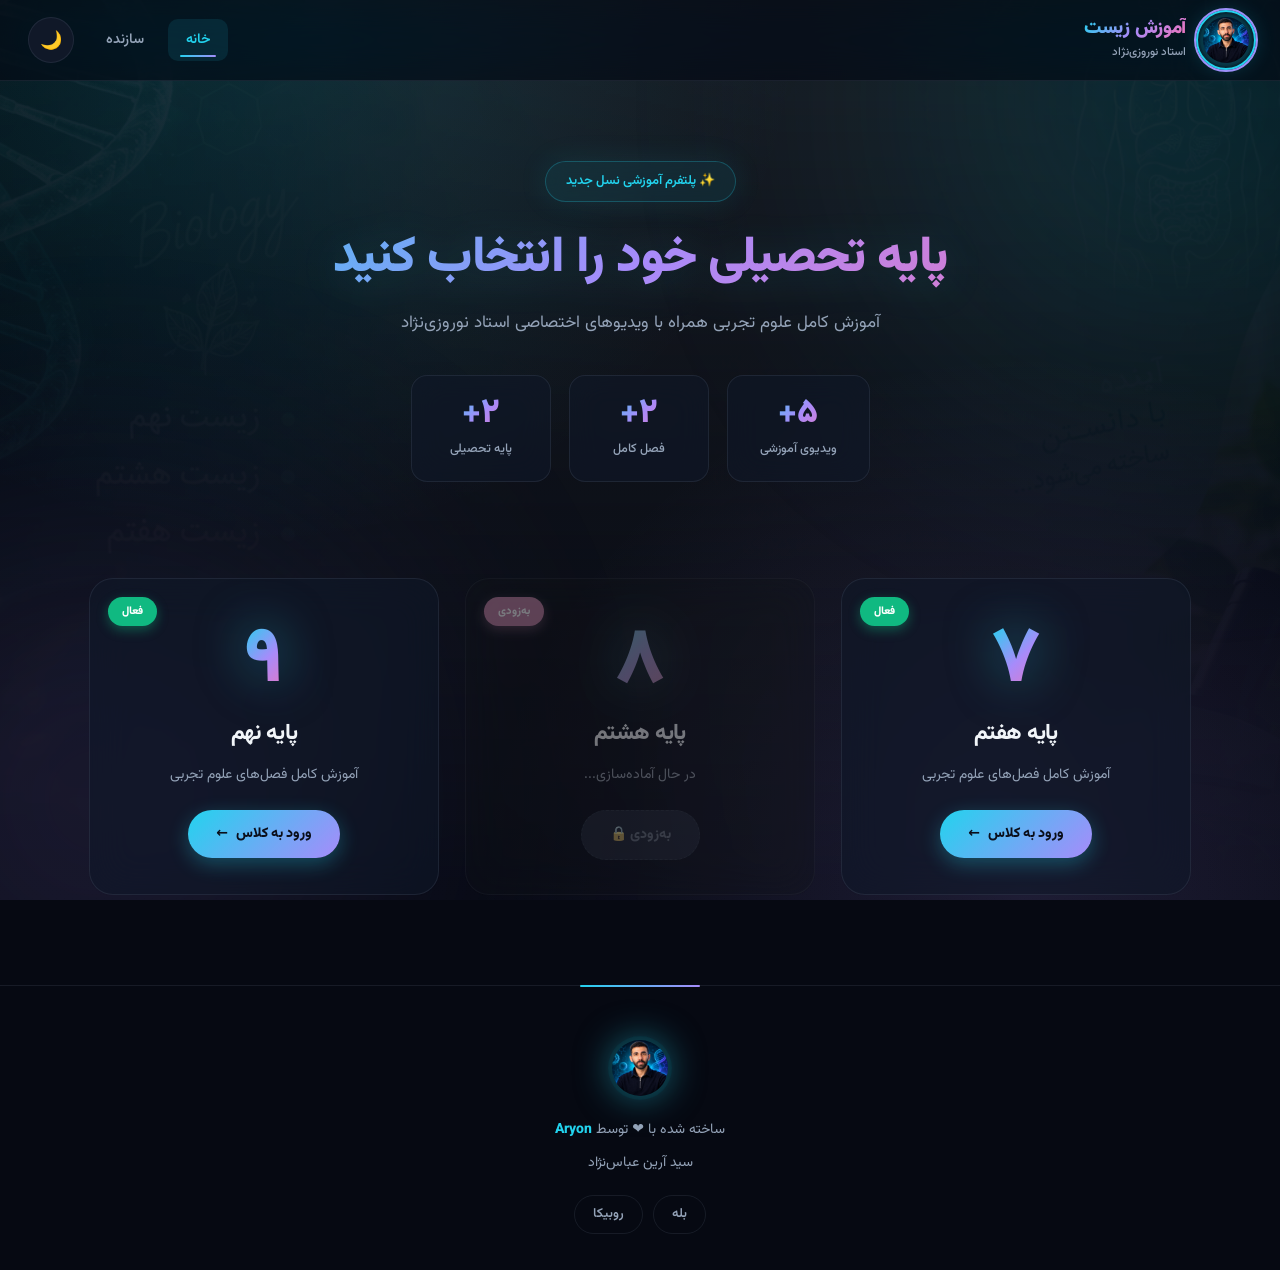
<file: index.html>
<!DOCTYPE html>
<html lang="fa" dir="rtl">
<head>
<meta charset="UTF-8">
<meta name="viewport" content="width=device-width, initial-scale=1.0">
<title>آموزش زیست | استاد نوروزی‌نژاد</title>
<link rel="stylesheet" href="Style.css">
<link rel="icon" type="image/png" href="ary.png">
</head>
<body>

<div class="bg-particles" id="particles"></div>

<header class="header">
  <div class="logo">
    <div class="logo-icon-wrap">
      <img src="ary.png" alt="Aryon Logo" class="logo-icon-img">
      <span class="pulse-ring"></span>
    </div>
    <div class="logo-text">
      <h1>آموزش زیست</h1>
      <p>استاد نوروزی‌نژاد</p>
    </div>
  </div>

  <nav class="nav">
    <a href="index.html" class="nav-link active">خانه</a>
    <a href="#" class="nav-link" onclick="openAbout(); return false;">سازنده</a>
    <button class="theme-toggle" onclick="toggleTheme()" title="تغییر تم">
      <span class="theme-icon">🌙</span>
    </button>
  </nav>
</header>

<section class="hero">
  <div class="hero-badge">✨ پلتفرم آموزشی نسل جدید</div>
  <h2 class="hero-title">پایه تحصیلی خود را انتخاب کنید</h2>
  <p class="hero-sub">آموزش کامل علوم تجربی همراه با ویدیوهای اختصاصی استاد نوروزی‌نژاد</p>
  <div class="hero-stats">
    <div class="stat">
      <span class="stat-num" data-count="7">0</span>
      <span class="stat-label">ویدیوی آموزشی</span>
    </div>
    <div class="stat">
      <span class="stat-num" data-count="3">0</span>
      <span class="stat-label">فصل کامل</span>
    </div>
    <div class="stat">
      <span class="stat-num" data-count="3">0</span>
      <span class="stat-label">پایه تحصیلی</span>
    </div>
  </div>
</section>

<main class="grades">
  <a href="7.html" class="grade-card" data-aos>
    <div class="card-glow"></div>
    <div class="grade-number">۷</div>
    <h3>پایه هفتم</h3>
    <p>آموزش کامل فصل‌های علوم تجربی</p>
    <div class="card-footer">
      <span class="btn">ورود به کلاس <span class="arrow">←</span></span>
    </div>
    <div class="card-tag">فعال</div>
  </a>

  <div class="grade-card disabled" data-aos>
    <div class="card-glow"></div>
    <div class="grade-number">۸</div>
    <h3>پایه هشتم</h3>
    <p>در حال آماده‌سازی...</p>
    <div class="card-footer">
      <span class="btn disabled-btn">به‌زودی 🔒</span>
    </div>
    <div class="card-tag soon">به‌زودی</div>
  </div>

  <a href="9.html" class="grade-card" data-aos>
    <div class="card-glow"></div>
    <div class="grade-number">۹</div>
    <h3>پایه نهم</h3>
    <p>آموزش کامل فصل‌های علوم تجربی</p>
    <div class="card-footer">
      <span class="btn">ورود به کلاس <span class="arrow">←</span></span>
    </div>
    <div class="card-tag">فعال</div>
  </a>
</main>

<footer class="footer">
  <div class="footer-content">
    <img src="ary.png" alt="Aryon" class="footer-logo">
    <p>ساخته شده با <span class="heart">❤️</span> توسط <strong>Aryon</strong></p>
    <p class="footer-sub">سید آرین عباس‌نژاد</p>
    <div class="footer-channels">
      <a href="https://ble.ir/Aryon_code" target="_blank" class="mini-channel">بله</a>
      <a href="https://rubika.ir/aryon_code" target="_blank" class="mini-channel">روبیکا</a>
    </div>
  </div>
</footer>

<div id="aboutModal" class="modal">
  <div class="modal-content">
    <button class="close" onclick="closeAbout()">&times;</button>
    <div class="modal-glow"></div>
    <div class="avatar">
      <img src="ary.png" alt="Aryon">
    </div>
    <h2>درباره سازنده</h2>
    <p class="about-name">Aryon</p>
    <p class="about-real">سید آرین عباس‌نژاد</p>
    <p class="about-desc">توسعه‌دهنده وب و طراح این پلتفرم آموزشی</p>
    <div class="channels">
      <a href="https://ble.ir/Aryon_code" target="_blank" class="channel ble">
        <span class="ch-icon">📢</span>
        <div>
          <div class="ch-title">کانال بله</div>
          <div class="ch-id">Aryon_code@</div>
        </div>
      </a>
      <a href="https://rubika.ir/aryon_code" target="_blank" class="channel rubika">
        <span class="ch-icon">📢</span>
        <div>
          <div class="ch-title">کانال روبیکا</div>
          <div class="ch-id">aryon_code@</div>
        </div>
      </a>
    </div>
  </div>
</div>

<button class="scroll-top" id="scrollTop" onclick="scrollToTop()">↑</button>

<script src="Aryon.js"></script>
</body>
</html>
</file>
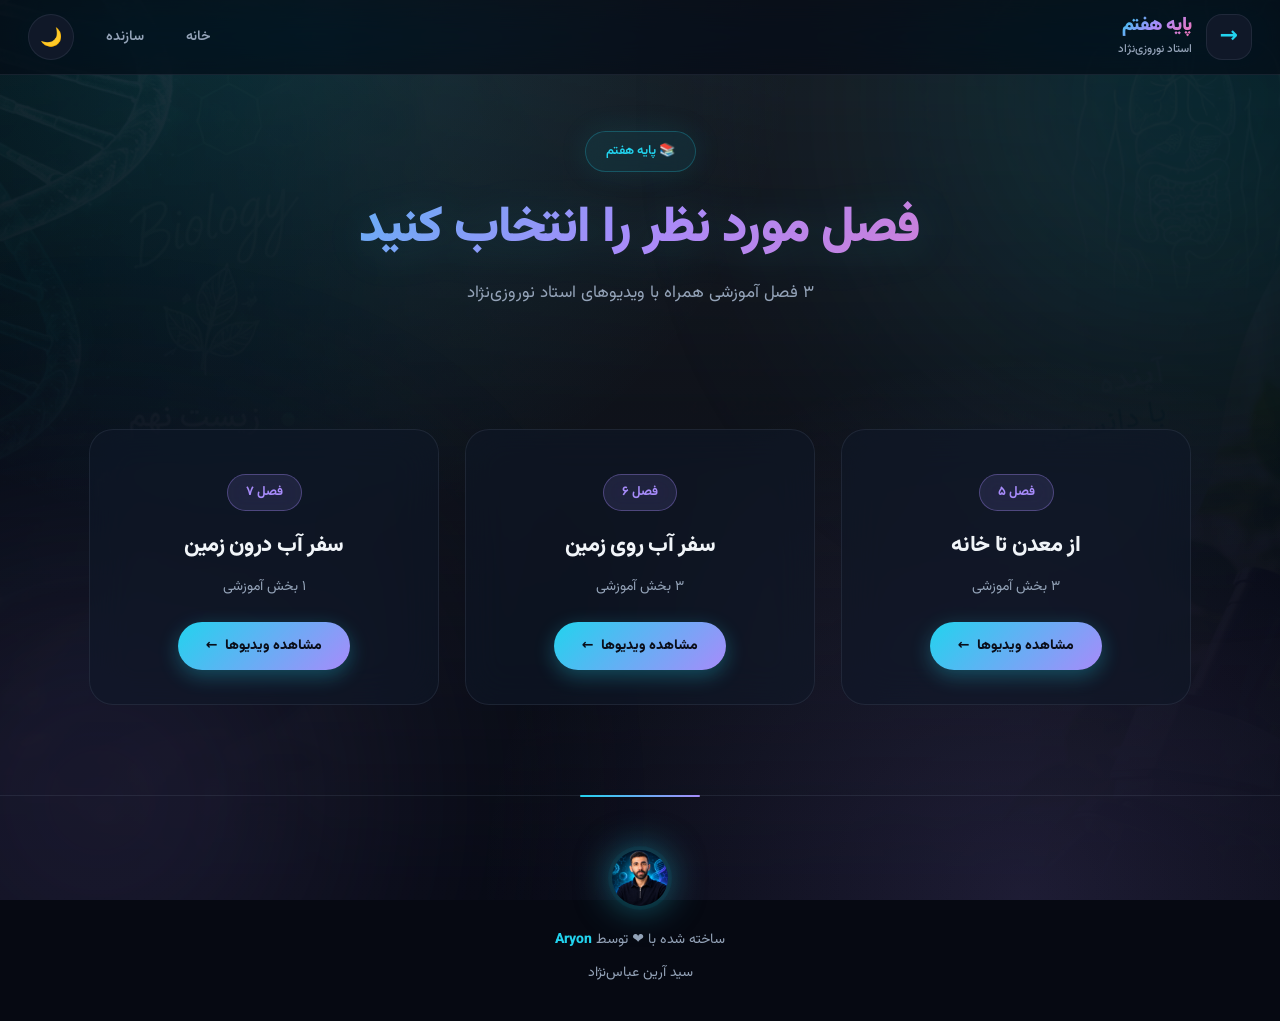
<file: 7.html>
<!DOCTYPE html>
<html lang="fa" dir="rtl">
<head>
<meta charset="UTF-8">
<meta name="viewport" content="width=device-width, initial-scale=1.0">
<title>پایه هفتم | آموزش زیست</title>
<link rel="stylesheet" href="Style.css">
<link rel="icon" type="image/png" href="ary.png">
</head>
<body>

<div class="bg-particles" id="particles"></div>

<header class="header">
  <div class="logo">
    <a href="index.html" class="back-btn">→</a>
    <div class="logo-text">
      <h1>پایه هفتم</h1>
      <p>استاد نوروزی‌نژاد</p>
    </div>
  </div>
  <nav class="nav">
    <a href="index.html" class="nav-link">خانه</a>
    <a href="#" class="nav-link" onclick="openAbout(); return false;">سازنده</a>
    <button class="theme-toggle" onclick="toggleTheme()"><span class="theme-icon">🌙</span></button>
  </nav>
</header>

<section class="hero small">
  <div class="hero-badge">📚 پایه هفتم</div>
  <h2 class="hero-title">فصل مورد نظر را انتخاب کنید</h2>
  <p class="hero-sub">۳ فصل آموزشی همراه با ویدیوهای استاد نوروزی‌نژاد</p>
</section>

<main class="grades">
  <a href="Vid7.html#ch5" class="grade-card chapter-card" data-aos>
    <div class="card-glow"></div>
    <div class="chapter-num">فصل ۵</div>
    <h3>از معدن تا خانه</h3>
    <p>۳ بخش آموزشی</p>
    <div class="card-footer">
      <span class="btn">مشاهده ویدیوها <span class="arrow">←</span></span>
    </div>
  </a>

  <a href="Vid7.html#ch6" class="grade-card chapter-card" data-aos>
    <div class="card-glow"></div>
    <div class="chapter-num">فصل ۶</div>
    <h3>سفر آب روی زمین</h3>
    <p>۳ بخش آموزشی</p>
    <div class="card-footer">
      <span class="btn">مشاهده ویدیوها <span class="arrow">←</span></span>
    </div>
  </a>

  <a href="Vid7.html#ch7" class="grade-card chapter-card" data-aos>
    <div class="card-glow"></div>
    <div class="chapter-num">فصل ۷</div>
    <h3>سفر آب درون زمین</h3>
    <p>۱ بخش آموزشی</p>
    <div class="card-footer">
      <span class="btn">مشاهده ویدیوها <span class="arrow">←</span></span>
    </div>
  </a>
</main>

<footer class="footer">
  <div class="footer-content">
    <img src="ary.png" alt="Aryon" class="footer-logo">
    <p>ساخته شده با <span class="heart">❤️</span> توسط <strong>Aryon</strong></p>
    <p class="footer-sub">سید آرین عباس‌نژاد</p>
  </div>
</footer>

<div id="aboutModal" class="modal">
  <div class="modal-content">
    <button class="close" onclick="closeAbout()">&times;</button>
    <div class="modal-glow"></div>
    <div class="avatar"><img src="ary.png" alt="Aryon"></div>
    <h2>درباره سازنده</h2>
    <p class="about-name">Aryon</p>
    <p class="about-real">سید آرین عباس‌نژاد</p>
    <p class="about-desc">توسعه‌دهنده وب و طراح این پلتفرم آموزشی</p>
    <div class="channels">
      <a href="https://ble.ir/Aryon_code" target="_blank" class="channel ble">
        <span class="ch-icon">📢</span>
        <div><div class="ch-title">کانال بله</div><div class="ch-id">Aryon_code@</div></div>
      </a>
      <a href="https://rubika.ir/aryon_code" target="_blank" class="channel rubika">
        <span class="ch-icon">📢</span>
        <div><div class="ch-title">کانال روبیکا</div><div class="ch-id">aryon_code@</div></div>
      </a>
    </div>
  </div>
</div>

<button class="scroll-top" id="scrollTop" onclick="scrollToTop()">↑</button>
<script src="Aryon.js"></script>
</body>
</html>
</file>
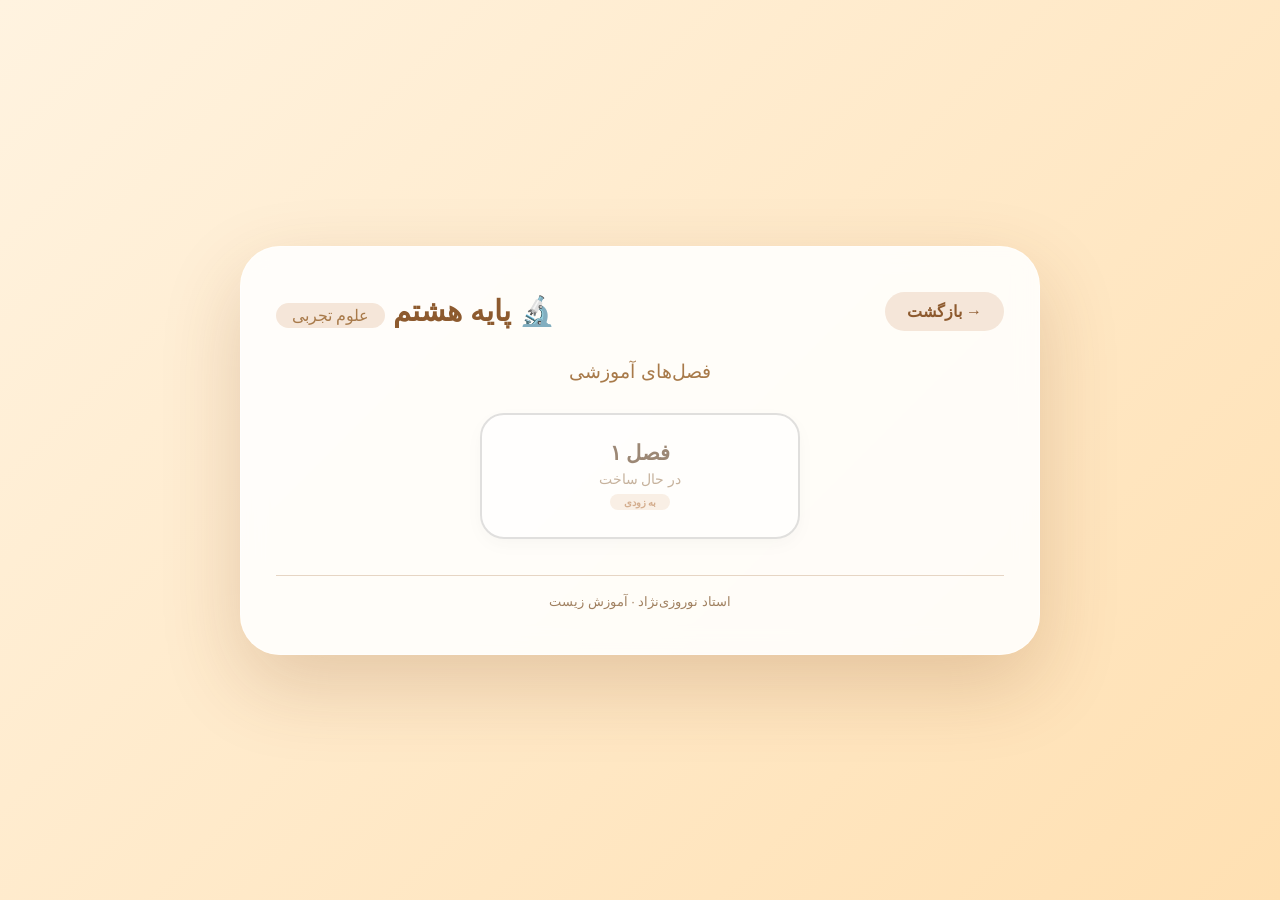
<file: 8.html>
<!DOCTYPE html>
<html lang="fa" dir="rtl">
<head>
    <meta charset="UTF-8" />
    <meta name="viewport" content="width=device-width, initial-scale=1.0" />
    <title>پایه هشتم - آموزش زیست</title>
    <style>
        * {
            margin: 0;
            padding: 0;
            box-sizing: border-box;
        }

        body {
            font-family: 'Vazirmatn', 'IRANSans', Tahoma, sans-serif;
            background: linear-gradient(135deg, #fff3e0, #ffe0b2);
            min-height: 100vh;
            display: flex;
            justify-content: center;
            align-items: center;
            padding: 20px;
        }

        .container {
            max-width: 800px;
            width: 100%;
            background: rgba(255, 255, 255, 0.88);
            backdrop-filter: blur(12px);
            border-radius: 40px;
            padding: 45px 35px;
            text-align: center;
            box-shadow: 0 30px 80px rgba(120, 60, 20, 0.2);
            border: 1px solid rgba(255, 255, 255, 0.5);
        }

        .top-bar {
            display: flex;
            justify-content: space-between;
            align-items: center;
            margin-bottom: 30px;
            flex-wrap: wrap;
            gap: 12px;
        }

        .back-btn {
            display: inline-flex;
            align-items: center;
            gap: 8px;
            text-decoration: none;
            color: #8d5a2e;
            font-weight: 600;
            font-size: 1rem;
            background: #f5e6d9;
            padding: 10px 22px;
            border-radius: 60px;
            transition: all 0.3s ease;
        }

        .back-btn:hover {
            background: #b87a4a;
            color: #fff;
            transform: translateX(-4px);
        }

        .page-title {
            font-size: 1.8rem;
            color: #8d5a2e;
            font-weight: 800;
        }

        .page-title span {
            background: #f5e6d9;
            padding: 4px 16px;
            border-radius: 40px;
            font-size: 1rem;
            font-weight: 500;
            color: #a87a4a;
        }

        .chapter-grid {
            display: grid;
            grid-template-columns: 1fr;
            max-width: 320px;
            margin: 30px auto 10px;
            gap: 18px;
        }

        .chapter-btn {
            display: block;
            text-decoration: none;
            background: #ffffff;
            padding: 26px 20px;
            border-radius: 24px;
            box-shadow: 0 6px 20px rgba(0, 0, 0, 0.05);
            border: 2px solid #b87a4a;
            transition: all 0.3s ease;
            color: #5a3a1e;
            font-weight: 700;
            font-size: 1.3rem;
        }

        .chapter-btn:hover {
            transform: translateY(-6px) scale(1.02);
            background: #fffaf5;
            box-shadow: 0 16px 40px rgba(184, 122, 74, 0.25);
        }

        .chapter-btn .ch-num {
            display: block;
            font-size: 0.85rem;
            color: #a08060;
            font-weight: 400;
            margin-top: 6px;
        }

        .chapter-btn .arrow-icon {
            display: inline-block;
            margin-right: 8px;
            transition: transform 0.3s ease;
        }

        .chapter-btn:hover .arrow-icon {
            transform: translateX(8px);
        }

        .footer {
            margin-top: 36px;
            font-size: 0.8rem;
            color: #a08060;
            border-top: 1px solid #e6d5c4;
            padding-top: 18px;
        }

        .coming-badge {
            display: inline-block;
            font-size: 0.65rem;
            background: #f5e6d9;
            color: #b87a4a;
            padding: 2px 14px;
            border-radius: 30px;
            margin-top: 6px;
        }

        @media (max-width: 600px) {
            .container {
                padding: 28px 16px;
            }

            .top-bar {
                flex-direction: column;
                align-items: stretch;
            }

            .page-title {
                font-size: 1.4rem;
            }

            .chapter-grid {
                max-width: 100%;
            }
        }
    </style>
</head>
<body>
    <div class="container">

        <div class="top-bar">
            <a href="index.html" class="back-btn">→ بازگشت</a>
            <div class="page-title">
                🔬 پایه هشتم
                <span>علوم تجربی</span>
            </div>
        </div>

        <h3 style="color:#a87a4a; font-weight:500; margin-bottom:6px;">فصل‌های آموزشی</h3>

        <div class="chapter-grid">
            <a href="#" class="chapter-btn" style="opacity:0.6; cursor:not-allowed; pointer-events:none; border-color:#ccc;">
                فصل ۱
                <span class="ch-num">در حال ساخت</span>
                <span class="coming-badge">به زودی</span>
            </a>
        </div>

        <div class="footer">
            استاد نوروزی‌نژاد · آموزش زیست
        </div>

    </div>
</body>
</html>
</file>
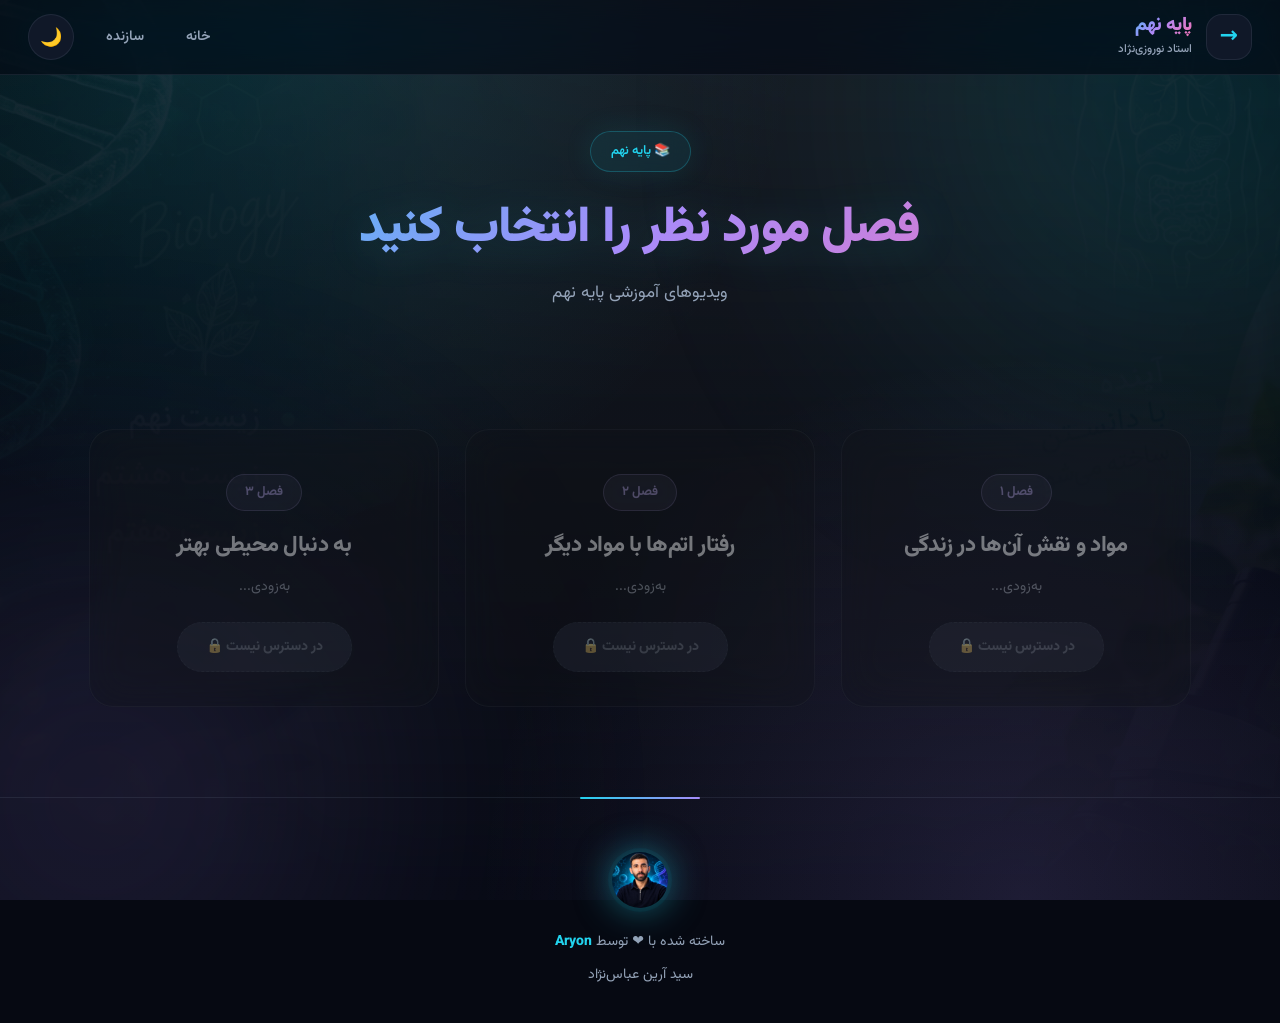
<file: 9.html>
<!DOCTYPE html>
<html lang="fa" dir="rtl">
<head>
<meta charset="UTF-8">
<meta name="viewport" content="width=device-width, initial-scale=1.0">
<title>پایه نهم | آموزش زیست</title>
<link rel="stylesheet" href="Style.css">
<link rel="icon" type="image/png" href="ary.png">
</head>
<body>

<div class="bg-particles" id="particles"></div>

<header class="header">
  <div class="logo">
    <a href="index.html" class="back-btn">→</a>
    <div class="logo-text">
      <h1>پایه نهم</h1>
      <p>استاد نوروزی‌نژاد</p>
    </div>
  </div>
  <nav class="nav">
    <a href="index.html" class="nav-link">خانه</a>
    <a href="#" class="nav-link" onclick="openAbout(); return false;">سازنده</a>
    <button class="theme-toggle" onclick="toggleTheme()"><span class="theme-icon">🌙</span></button>
  </nav>
</header>

<section class="hero small">
  <div class="hero-badge">📚 پایه نهم</div>
  <h2 class="hero-title">فصل مورد نظر را انتخاب کنید</h2>
  <p class="hero-sub">ویدیوهای آموزشی پایه نهم</p>
</section>

<main class="grades">
  <div class="grade-card disabled" data-aos>
    <div class="card-glow"></div>
    <div class="chapter-num">فصل ۱</div>
    <h3>مواد و نقش آن‌ها در زندگی</h3>
    <p>به‌زودی...</p>
    <div class="card-footer">
      <span class="btn disabled-btn">در دسترس نیست 🔒</span>
    </div>
  </div>

  <div class="grade-card disabled" data-aos>
    <div class="card-glow"></div>
    <div class="chapter-num">فصل ۲</div>
    <h3>رفتار اتم‌ها با مواد دیگر</h3>
    <p>به‌زودی...</p>
    <div class="card-footer">
      <span class="btn disabled-btn">در دسترس نیست 🔒</span>
    </div>
  </div>

  <div class="grade-card disabled" data-aos>
    <div class="card-glow"></div>
    <div class="chapter-num">فصل ۳</div>
    <h3>به دنبال محیطی بهتر</h3>
    <p>به‌زودی...</p>
    <div class="card-footer">
      <span class="btn disabled-btn">در دسترس نیست 🔒</span>
    </div>
  </div>
</main>

<footer class="footer">
  <div class="footer-content">
    <img src="ary.png" alt="Aryon" class="footer-logo">
    <p>ساخته شده با <span class="heart">❤️</span> توسط <strong>Aryon</strong></p>
    <p class="footer-sub">سید آرین عباس‌نژاد</p>
  </div>
</footer>

<div id="aboutModal" class="modal">
  <div class="modal-content">
    <button class="close" onclick="closeAbout()">&times;</button>
    <div class="modal-glow"></div>
    <div class="avatar"><img src="ary.png" alt="Aryon"></div>
    <h2>درباره سازنده</h2>
    <p class="about-name">Aryon</p>
    <p class="about-real">سید آرین عباس‌نژاد</p>
    <p class="about-desc">توسعه‌دهنده وب و طراح این پلتفرم آموزشی</p>
    <div class="channels">
      <a href="https://ble.ir/Aryon_code" target="_blank" class="channel ble">
        <span class="ch-icon">📢</span>
        <div><div class="ch-title">کانال بله</div><div class="ch-id">Aryon_code@</div></div>
      </a>
      <a href="https://rubika.ir/aryon_code" target="_blank" class="channel rubika">
        <span class="ch-icon">📢</span>
        <div><div class="ch-title">کانال روبیکا</div><div class="ch-id">aryon_code@</div></div>
      </a>
    </div>
  </div>
</div>

<button class="scroll-top" id="scrollTop" onclick="scrollToTop()">↑</button>
<script src="Aryon.js"></script>
</body>
</html>
</file>
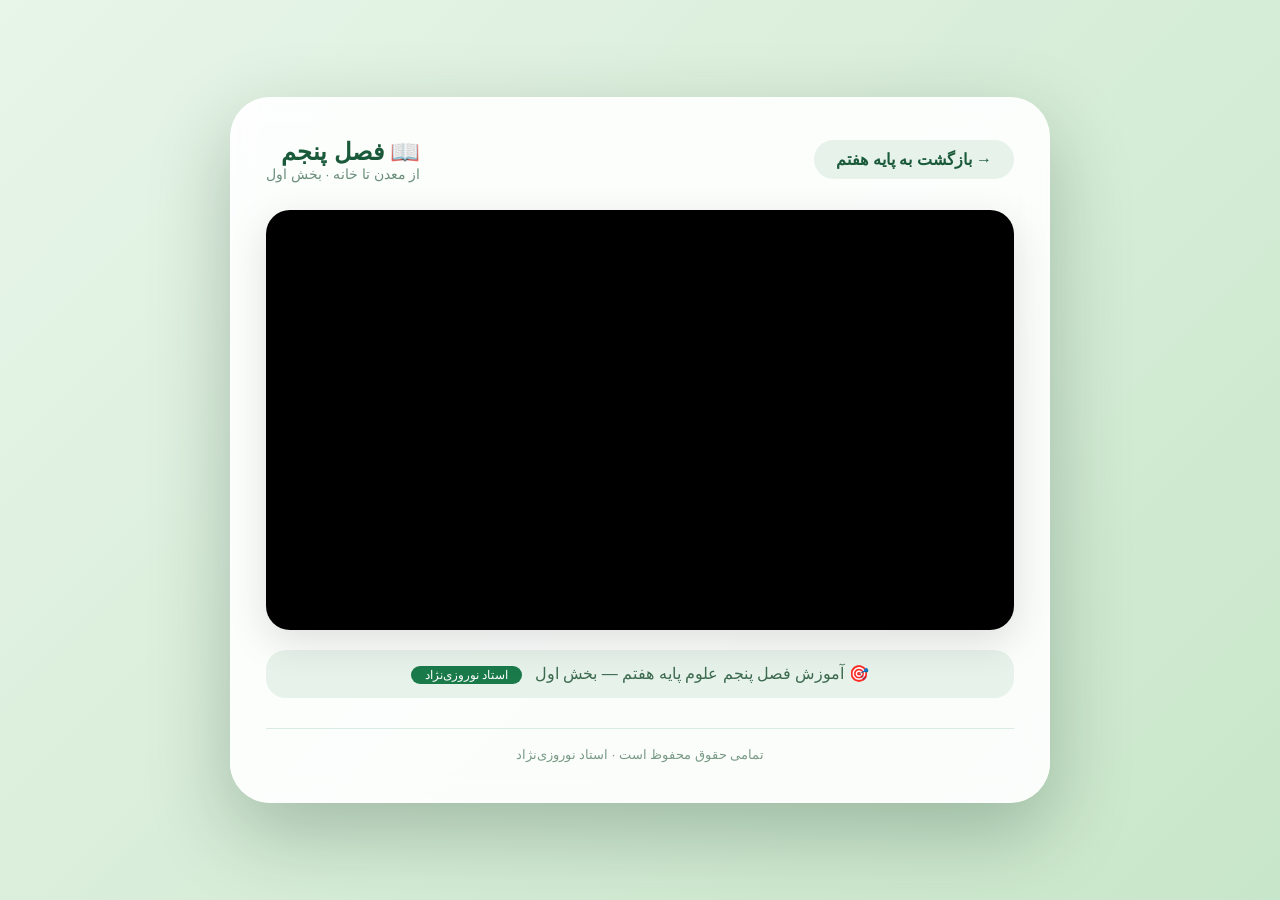
<file: F5.html>
<!DOCTYPE html>
<html lang="fa" dir="rtl">
<head>
    <meta charset="UTF-8" />
    <meta name="viewport" content="width=device-width, initial-scale=1.0" />
    <title>فصل پنجم - پایه هفتم</title>
    <style>
        * {
            margin: 0;
            padding: 0;
            box-sizing: border-box;
        }

        body {
            font-family: 'Vazirmatn', 'IRANSans', Tahoma, sans-serif;
            background: linear-gradient(135deg, #e8f5e9, #c8e6c9);
            min-height: 100vh;
            display: flex;
            justify-content: center;
            align-items: center;
            padding: 20px;
        }

        .container {
            max-width: 820px;
            width: 100%;
            background: rgba(255, 255, 255, 0.9);
            backdrop-filter: blur(12px);
            border-radius: 40px;
            padding: 40px 35px;
            box-shadow: 0 30px 80px rgba(0, 40, 20, 0.25);
            border: 1px solid rgba(255, 255, 255, 0.5);
        }

        /* ===== نوار بالا ===== */
        .top-bar {
            display: flex;
            justify-content: space-between;
            align-items: center;
            margin-bottom: 28px;
            flex-wrap: wrap;
            gap: 12px;
        }

        .back-btn {
            display: inline-flex;
            align-items: center;
            gap: 8px;
            text-decoration: none;
            color: #1a5a3a;
            font-weight: 600;
            font-size: 1rem;
            background: #e6f2ea;
            padding: 10px 22px;
            border-radius: 60px;
            transition: all 0.3s ease;
        }

        .back-btn:hover {
            background: #1a7a4a;
            color: #fff;
            transform: translateX(-4px);
        }

        .page-title {
            font-size: 1.5rem;
            color: #1a5a3a;
            font-weight: 800;
        }

        .page-title small {
            display: block;
            font-size: 0.85rem;
            font-weight: 400;
            color: #6b8f7a;
        }

        /* ===== ویدئو ===== */
        .video-wrapper {
            position: relative;
            width: 100%;
            padding-top: 56.25%;
            /* نسبت 16:9 */
            border-radius: 24px;
            overflow: hidden;
            background: #000;
            box-shadow: 0 12px 40px rgba(0, 0, 0, 0.12);
        }

        .video-wrapper iframe {
            position: absolute;
            top: 0;
            left: 0;
            width: 100%;
            height: 100%;
            border: none;
        }

        /* ===== توضیحات پایین ویدئو ===== */
        .video-caption {
            margin-top: 20px;
            text-align: center;
            color: #3d6b4f;
            font-size: 1rem;
            background: #e6f2ea;
            padding: 14px 20px;
            border-radius: 20px;
            font-weight: 500;
        }

        .video-caption span {
            display: inline-block;
            background: #1a7a4a;
            color: #fff;
            padding: 2px 14px;
            border-radius: 40px;
            font-size: 0.75rem;
            margin-right: 8px;
        }

        /* ===== فوتر ===== */
        .footer {
            margin-top: 30px;
            font-size: 0.8rem;
            color: #7a9a86;
            border-top: 1px solid #d9ebe2;
            padding-top: 18px;
            text-align: center;
        }

        @media (max-width: 600px) {
            .container {
                padding: 24px 14px;
            }

            .top-bar {
                flex-direction: column;
                align-items: stretch;
                text-align: center;
            }

            .page-title {
                font-size: 1.2rem;
            }

            .video-caption {
                font-size: 0.85rem;
                padding: 12px 14px;
            }
        }
    </style>
</head>
<body>
    <div class="container">

        <!-- ===== نوار بالا ===== -->
        <div class="top-bar">
            <a href="7.html" class="back-btn">→ بازگشت به پایه هفتم</a>
            <div class="page-title">
                📖 فصل پنجم
                <small>از معدن تا خانه · بخش اول</small>
            </div>
        </div>

        <!-- ===== ویدئوی آپارات ===== -->
        <div class="video-wrapper">
            <iframe 
                src="https://www.aparat.com/video/video/embed/videohash/yih9j82/vt/frame?titleShow=true&startTime=0" 
                allowFullScreen="true" 
                webkitallowfullscreen="true" 
                mozallowfullscreen="true">
            </iframe>
        </div>

        <!-- ===== توضیحات ===== -->
        <div class="video-caption">
            🎯 آموزش فصل پنجم علوم پایه هفتم — بخش اول
            <span>استاد نوروزی‌نژاد</span>
        </div>

        <div class="footer">
            تمامی حقوق محفوظ است · استاد نوروزی‌نژاد
        </div>

    </div>
</body>
</html>
</file>
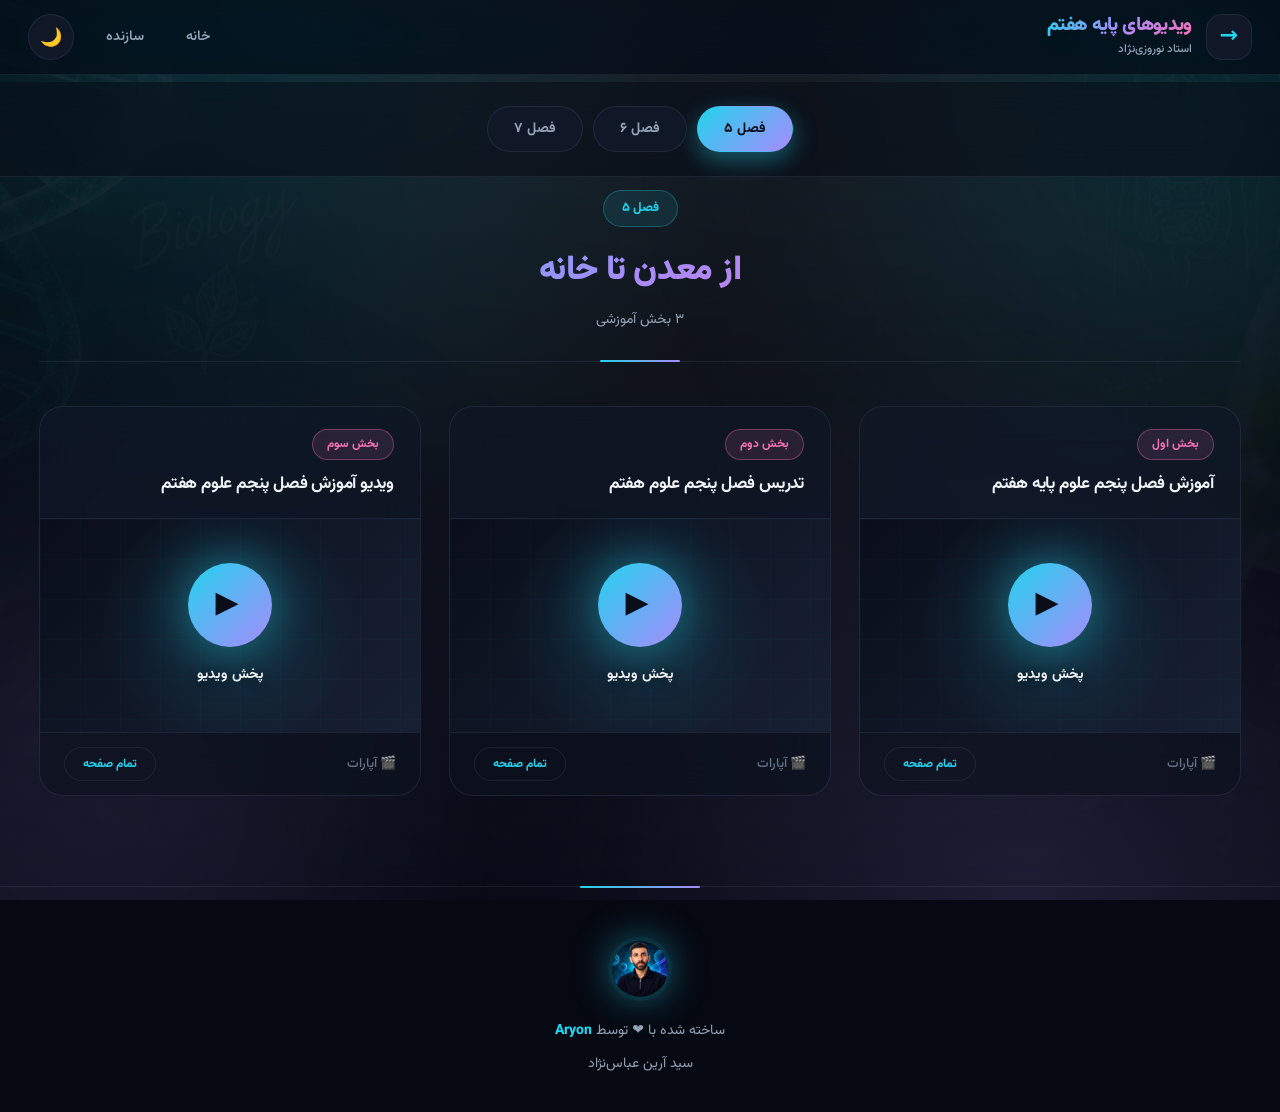
<file: Vid7.html>
<!DOCTYPE html>
<html lang="fa" dir="rtl">
<head>
<meta charset="UTF-8">
<meta name="viewport" content="width=device-width, initial-scale=1.0">
<title>ویدیوهای پایه هفتم | آموزش زیست</title>
<link rel="stylesheet" href="Style.css">
<link rel="icon" type="image/png" href="ary.png">
</head>
<body>

<div class="bg-particles" id="particles"></div>

<header class="header">
  <div class="logo">
    <a href="7.html" class="back-btn">→</a>
    <div class="logo-text">
      <h1>ویدیوهای پایه هفتم</h1>
      <p>استاد نوروزی‌نژاد</p>
    </div>
  </div>
  <nav class="nav">
    <a href="index.html" class="nav-link">خانه</a>
    <a href="#" class="nav-link" onclick="openAbout(); return false;">سازنده</a>
    <button class="theme-toggle" onclick="toggleTheme()"><span class="theme-icon">🌙</span></button>
  </nav>
</header>

<div class="chapter-tabs">
  <button class="tab-btn active" data-target="ch5">فصل ۵</button>
  <button class="tab-btn" data-target="ch6">فصل ۶</button>
  <button class="tab-btn" data-target="ch7">فصل ۷</button>
</div>

<section id="ch5" class="video-section active">
  <div class="section-header">
    <span class="section-num">فصل ۵</span>
    <h2 class="section-title">از معدن تا خانه</h2>
    <p class="section-sub">۳ بخش آموزشی</p>
  </div>
  <div class="video-grid">
    <article class="video-card">
      <div class="video-header">
        <span class="part-badge">بخش اول</span>
        <h3>آموزش فصل پنجم علوم پایه هفتم</h3>
      </div>
      <div class="video-wrapper">
        <div class="video-placeholder" onclick="loadVideo(this, 'yih9j82')">
          <div class="play-btn">▶</div>
          <span class="play-text">پخش ویدیو</span>
        </div>
      </div>
      <div class="video-footer">
        <span class="video-meta">🎬 آپارات</span>
        <button class="fullscreen-btn" onclick="openFullscreen('yih9j82')">تمام صفحه</button>
      </div>
    </article>

    <article class="video-card">
      <div class="video-header">
        <span class="part-badge">بخش دوم</span>
        <h3>تدریس فصل پنجم علوم هفتم</h3>
      </div>
      <div class="video-wrapper">
        <div class="video-placeholder" onclick="loadVideo(this, 'yqkq36i')">
          <div class="play-btn">▶</div>
          <span class="play-text">پخش ویدیو</span>
        </div>
      </div>
      <div class="video-footer">
        <span class="video-meta">🎬 آپارات</span>
        <button class="fullscreen-btn" onclick="openFullscreen('yqkq36i')">تمام صفحه</button>
      </div>
    </article>

    <article class="video-card">
      <div class="video-header">
        <span class="part-badge">بخش سوم</span>
        <h3>ویدیو آموزش فصل پنجم علوم هفتم</h3>
      </div>
      <div class="video-wrapper">
        <div class="video-placeholder" onclick="loadVideo(this, 'jvh53sb')">
          <div class="play-btn">▶</div>
          <span class="play-text">پخش ویدیو</span>
        </div>
      </div>
      <div class="video-footer">
        <span class="video-meta">🎬 آپارات</span>
        <button class="fullscreen-btn" onclick="openFullscreen('jvh53sb')">تمام صفحه</button>
      </div>
    </article>
  </div>
</section>

<section id="ch6" class="video-section">
  <div class="section-header">
    <span class="section-num">فصل ۶</span>
    <h2 class="section-title">سفر آب روی زمین</h2>
    <p class="section-sub">۳ بخش آموزشی</p>
  </div>
  <div class="video-grid">
    <article class="video-card">
      <div class="video-header">
        <span class="part-badge">بخش اول</span>
        <h3>تدریس فصل ششم — چرخه آب</h3>
      </div>
      <div class="video-wrapper">
        <div class="video-placeholder" onclick="loadVideo(this, 'zszbsc7')">
          <div class="play-btn">▶</div>
          <span class="play-text">پخش ویدیو</span>
        </div>
      </div>
      <div class="video-footer">
        <span class="video-meta">🎬 آپارات</span>
        <button class="fullscreen-btn" onclick="openFullscreen('zszbsc7')">تمام صفحه</button>
      </div>
    </article>

    <article class="video-card">
      <div class="video-header">
        <span class="part-badge">بخش دوم</span>
        <h3>تدریس فصل ۶ علوم تجربی هفتم</h3>
      </div>
      <div class="video-wrapper">
        <div class="video-placeholder" onclick="loadVideo(this, 'fvjaj05')">
          <div class="play-btn">▶</div>
          <span class="play-text">پخش ویدیو</span>
        </div>
      </div>
      <div class="video-footer">
        <span class="video-meta">🎬 آپارات</span>
        <button class="fullscreen-btn" onclick="openFullscreen('fvjaj05')">تمام صفحه</button>
      </div>
    </article>

    <article class="video-card">
      <div class="video-header">
        <span class="part-badge">بخش سوم</span>
        <h3>آموزش فصل ششم — سفر آب</h3>
      </div>
      <div class="video-wrapper">
        <div class="video-placeholder" onclick="loadVideo(this, 'fwjsh98')">
          <div class="play-btn">▶</div>
          <span class="play-text">پخش ویدیو</span>
        </div>
      </div>
      <div class="video-footer">
        <span class="video-meta">🎬 آپارات</span>
        <button class="fullscreen-btn" onclick="openFullscreen('fwjsh98')">تمام صفحه</button>
      </div>
    </article>
  </div>
</section>

<section id="ch7" class="video-section">
  <div class="section-header">
    <span class="section-num">فصل ۷</span>
    <h2 class="section-title">سفر آب درون زمین</h2>
    <p class="section-sub">۱ بخش آموزشی</p>
  </div>
  <div class="video-grid">
    <article class="video-card">
      <div class="video-header">
        <span class="part-badge">ویدیوی کامل</span>
        <h3>تدریس فصل هفتم علوم تجربی هفتم</h3>
      </div>
      <div class="video-wrapper">
        <div class="video-placeholder" onclick="loadVideo(this, 'gew88q4')">
          <div class="play-btn">▶</div>
          <span class="play-text">پخش ویدیو</span>
        </div>
      </div>
      <div class="video-footer">
        <span class="video-meta">🎬 آپارات</span>
        <button class="fullscreen-btn" onclick="openFullscreen('gew88q4')">تمام صفحه</button>
      </div>
    </article>
  </div>
</section>

<footer class="footer">
  <div class="footer-content">
    <img src="ary.png" alt="Aryon" class="footer-logo">
    <p>ساخته شده با <span class="heart">❤️</span> توسط <strong>Aryon</strong></p>
    <p class="footer-sub">سید آرین عباس‌نژاد</p>
  </div>
</footer>

<div id="lightbox" class="lightbox">
  <button class="lb-close" onclick="closeFullscreen()">&times;</button>
  <div class="lb-content" id="lbContent"></div>
</div>

<div id="aboutModal" class="modal">
  <div class="modal-content">
    <button class="close" onclick="closeAbout()">&times;</button>
    <div class="modal-glow"></div>
    <div class="avatar"><img src="ary.png" alt="Aryon"></div>
    <h2>درباره سازنده</h2>
    <p class="about-name">Aryon</p>
    <p class="about-real">سید آرین عباس‌نژاد</p>
    <p class="about-desc">توسعه‌دهنده وب و طراح این پلتفرم آموزشی</p>
    <div class="channels">
      <a href="https://ble.ir/Aryon_code" target="_blank" class="channel ble">
        <span class="ch-icon">📢</span>
        <div><div class="ch-title">کانال بله</div><div class="ch-id">Aryon_code@</div></div>
      </a>
      <a href="https://rubika.ir/aryon_code" target="_blank" class="channel rubika">
        <span class="ch-icon">📢</span>
        <div><div class="ch-title">کانال روبیکا</div><div class="ch-id">aryon_code@</div></div>
      </a>
    </div>
  </div>
</div>

<button class="scroll-top" id="scrollTop" onclick="scrollToTop()">↑</button>
<script src="Aryon.js"></script>
</body>
</html>
</file>
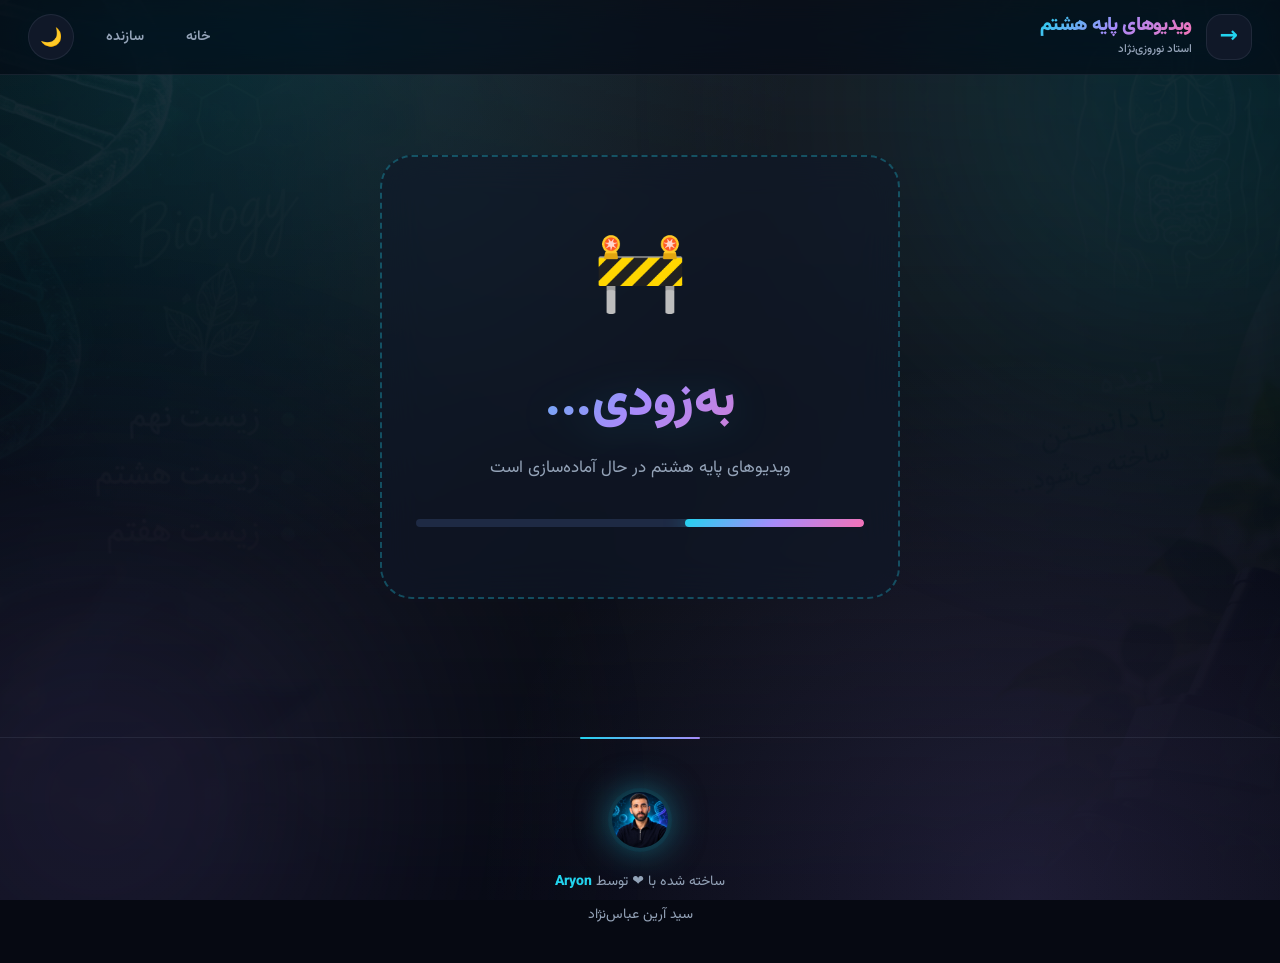
<file: Vid8.html>
<!DOCTYPE html>
<html lang="fa" dir="rtl">
<head>
<meta charset="UTF-8">
<meta name="viewport" content="width=device-width, initial-scale=1.0">
<title>ویدیوهای پایه هشتم | آموزش زیست</title>
<link rel="stylesheet" href="Style.css">
<link rel="icon" type="image/png" href="ary.png">
</head>
<body>

<div class="bg-particles" id="particles"></div>

<header class="header">
  <div class="logo">
    <a href="8.html" class="back-btn">→</a>
    <div class="logo-text">
      <h1>ویدیوهای پایه هشتم</h1>
      <p>استاد نوروزی‌نژاد</p>
    </div>
  </div>
  <nav class="nav">
    <a href="index.html" class="nav-link">خانه</a>
    <a href="#" class="nav-link" onclick="openAbout(); return false;">سازنده</a>
    <button class="theme-toggle" onclick="toggleTheme()"><span class="theme-icon">🌙</span></button>
  </nav>
</header>

<section class="hero">
  <div class="coming-soon">
    <div class="cs-icon">🚧</div>
    <h2 class="hero-title">به‌زودی...</h2>
    <p class="hero-sub">ویدیوهای پایه هشتم در حال آماده‌سازی است</p>
    <div class="progress-bar"><div class="progress-fill"></div></div>
  </div>
</section>

<footer class="footer">
  <div class="footer-content">
    <img src="ary.png" alt="Aryon" class="footer-logo">
    <p>ساخته شده با <span class="heart">❤️</span> توسط <strong>Aryon</strong></p>
    <p class="footer-sub">سید آرین عباس‌نژاد</p>
  </div>
</footer>

<div id="aboutModal" class="modal">
  <div class="modal-content">
    <button class="close" onclick="closeAbout()">&times;</button>
    <div class="modal-glow"></div>
    <div class="avatar"><img src="ary.png" alt="Aryon"></div>
    <h2>درباره سازنده</h2>
    <p class="about-name">Aryon</p>
    <p class="about-real">سید آرین عباس‌نژاد</p>
    <p class="about-desc">توسعه‌دهنده وب و طراح این پلتفرم آموزشی</p>
    <div class="channels">
      <a href="https://ble.ir/Aryon_code" target="_blank" class="channel ble">
        <span class="ch-icon">📢</span>
        <div><div class="ch-title">کانال بله</div><div class="ch-id">Aryon_code@</div></div>
      </a>
      <a href="https://rubika.ir/aryon_code" target="_blank" class="channel rubika">
        <span class="ch-icon">📢</span>
        <div><div class="ch-title">کانال روبیکا</div><div class="ch-id">aryon_code@</div></div>
      </a>
    </div>
  </div>
</div>

<button class="scroll-top" id="scrollTop" onclick="scrollToTop()">↑</button>
<script src="Aryon.js"></script>
</body>
</html>
</file>
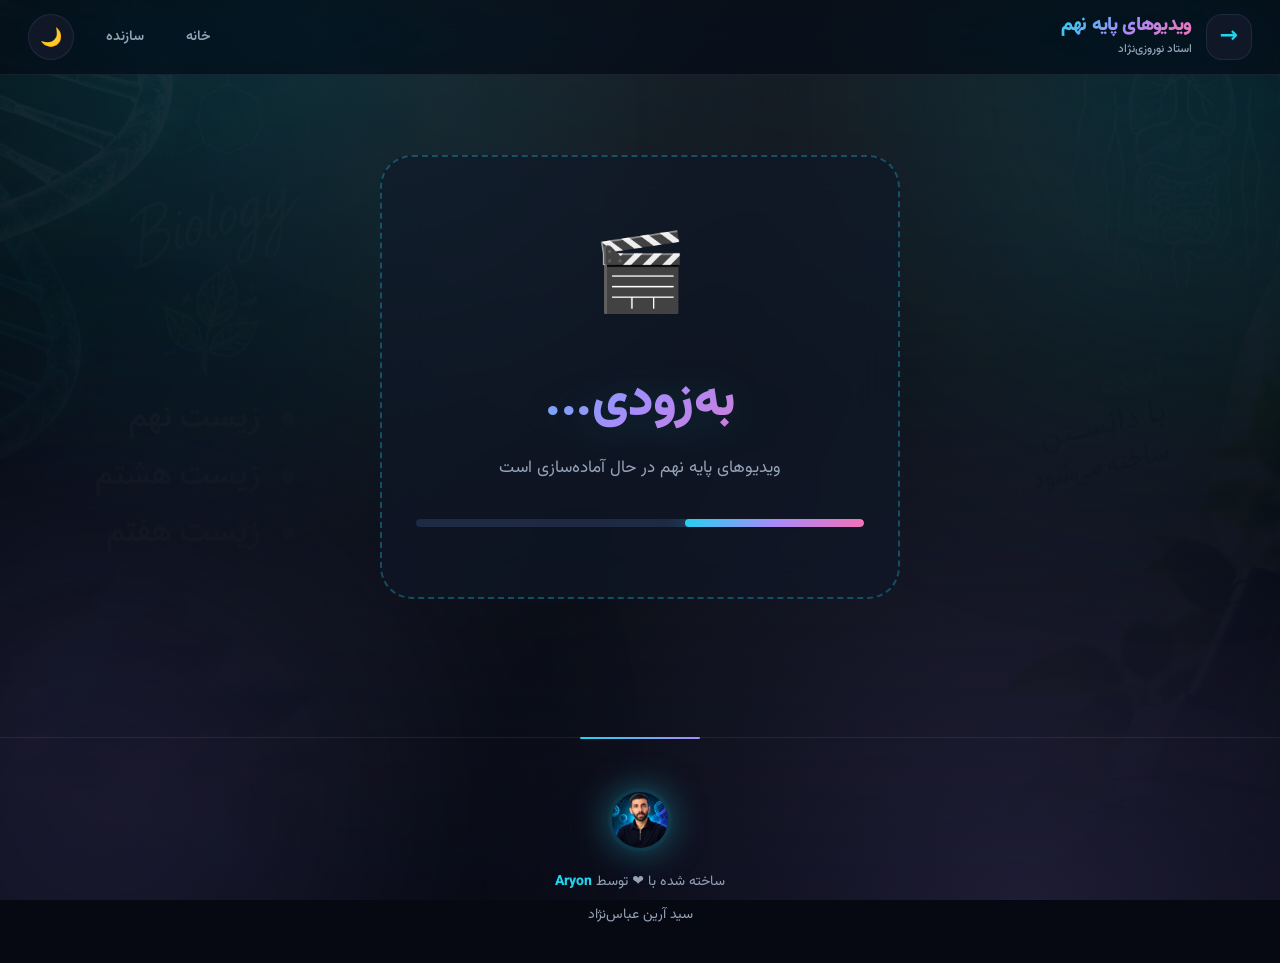
<file: Vid9.html>
<!DOCTYPE html>
<html lang="fa" dir="rtl">
<head>
<meta charset="UTF-8">
<meta name="viewport" content="width=device-width, initial-scale=1.0">
<title>ویدیوهای پایه نهم | آموزش زیست</title>
<link rel="stylesheet" href="Style.css">
<link rel="icon" type="image/png" href="ary.png">
</head>
<body>

<div class="bg-particles" id="particles"></div>

<header class="header">
  <div class="logo">
    <a href="9.html" class="back-btn">→</a>
    <div class="logo-text">
      <h1>ویدیوهای پایه نهم</h1>
      <p>استاد نوروزی‌نژاد</p>
    </div>
  </div>
  <nav class="nav">
    <a href="index.html" class="nav-link">خانه</a>
    <a href="#" class="nav-link" onclick="openAbout(); return false;">سازنده</a>
    <button class="theme-toggle" onclick="toggleTheme()"><span class="theme-icon">🌙</span></button>
  </nav>
</header>

<section class="hero">
  <div class="coming-soon">
    <div class="cs-icon">🎬</div>
    <h2 class="hero-title">به‌زودی...</h2>
    <p class="hero-sub">ویدیوهای پایه نهم در حال آماده‌سازی است</p>
    <div class="progress-bar"><div class="progress-fill"></div></div>
  </div>
</section>

<footer class="footer">
  <div class="footer-content">
    <img src="ary.png" alt="Aryon" class="footer-logo">
    <p>ساخته شده با <span class="heart">❤️</span> توسط <strong>Aryon</strong></p>
    <p class="footer-sub">سید آرین عباس‌نژاد</p>
  </div>
</footer>

<div id="aboutModal" class="modal">
  <div class="modal-content">
    <button class="close" onclick="closeAbout()">&times;</button>
    <div class="modal-glow"></div>
    <div class="avatar"><img src="ary.png" alt="Aryon"></div>
    <h2>درباره سازنده</h2>
    <p class="about-name">Aryon</p>
    <p class="about-real">سید آرین عباس‌نژاد</p>
    <p class="about-desc">توسعه‌دهنده وب و طراح این پلتفرم آموزشی</p>
    <div class="channels">
      <a href="https://ble.ir/Aryon_code" target="_blank" class="channel ble">
        <span class="ch-icon">📢</span>
        <div><div class="ch-title">کانال بله</div><div class="ch-id">Aryon_code@</div></div>
      </a>
      <a href="https://rubika.ir/aryon_code" target="_blank" class="channel rubika">
        <span class="ch-icon">📢</span>
        <div><div class="ch-title">کانال روبیکا</div><div class="ch-id">aryon_code@</div></div>
      </a>
    </div>
  </div>
</div>

<button class="scroll-top" id="scrollTop" onclick="scrollToTop()">↑</button>
<script src="Aryon.js"></script>
</body>
</html>
</file>
<file: Style.css>
@import url('https://fonts.googleapis.com/css2?family=Vazirmatn:wght@300;400;500;600;700;800;900&display=swap');

/* ═══════════════════════════════════════════
   Aryon Platform — Design System v2.0
   ═══════════════════════════════════════════ */

:root {
  /* Colors — Dark Theme */
  --bg: #060912;
  --bg-2: #0b1120;
  --surface: #101828;
  --surface-2: #172033;
  --surface-3: #1e2a44;
  --border: rgba(148, 163, 184, 0.12);
  --border-hi: rgba(34, 211, 238, 0.5);

  /* Text */
  --text: #f1f5f9;
  --text-2: #94a3b8;
  --text-3: #64748b;

  /* Accents */
  --cyan: #22d3ee;
  --cyan-glow: rgba(34, 211, 238, 0.4);
  --violet: #a78bfa;
  --violet-glow: rgba(167, 139, 250, 0.4);
  --pink: #f472b6;
  --green: #10b981;
  --amber: #fbbf24;

  /* Gradients */
  --grad: linear-gradient(135deg, #22d3ee 0%, #a78bfa 50%, #f472b6 100%);
  --grad-2: linear-gradient(135deg, #22d3ee, #a78bfa);
  --grad-3: linear-gradient(135deg, #0ea5e9, #06b6d4);

  /* Shadows */
  --shadow-sm: 0 2px 8px rgba(0, 0, 0, 0.3);
  --shadow-md: 0 8px 24px rgba(0, 0, 0, 0.4);
  --shadow-lg: 0 20px 50px rgba(0, 0, 0, 0.5);
  --shadow-glow-cyan: 0 0 40px rgba(34, 211, 238, 0.35);
  --shadow-glow-violet: 0 0 40px rgba(167, 139, 250, 0.35);

  /* Layout */
  --radius-sm: 10px;
  --radius-md: 16px;
  --radius-lg: 24px;
  --radius-xl: 32px;

  /* Transitions */
  --ease: cubic-bezier(0.2, 0.8, 0.2, 1);
  --ease-bounce: cubic-bezier(0.34, 1.56, 0.64, 1);

  /* Background image opacity */
  --bg-img-opacity: 0.08;
}

/* ═══════════ Light Theme ═══════════ */
body.light {
  --bg: #f8fafc;
  --bg-2: #eef2f7;
  --surface: #ffffff;
  --surface-2: #f8fafc;
  --surface-3: #f1f5f9;
  --border: rgba(15, 23, 42, 0.08);
  --border-hi: rgba(34, 211, 238, 0.6);
  --text: #0f172a;
  --text-2: #475569;
  --text-3: #64748b;
  --bg-img-opacity: 0.15;
  --shadow-md: 0 8px 24px rgba(15, 23, 42, 0.08);
  --shadow-lg: 0 20px 50px rgba(15, 23, 42, 0.12);
}

/* ═══════════ Reset ═══════════ */
*, *::before, *::after {
  margin: 0;
  padding: 0;
  box-sizing: border-box;
}

html {
  scroll-behavior: smooth;
  -webkit-tap-highlight-color: transparent;
}

body {
  font-family: 'Vazirmatn', system-ui, sans-serif;
  background: var(--bg);
  color: var(--text);
  line-height: 1.75;
  min-height: 100vh;
  overflow-x: hidden;
  position: relative;
  transition: background 0.5s var(--ease), color 0.5s var(--ease);
  font-feature-settings: 'ss01', 'ss02';
}

/* ═══════════════════════════════════════════
   Background Layer — تصویر + گرادیانت + ذرات
   ═══════════════════════════════════════════ */

/* تصویر پس‌زمینه */
body::before {
  content: '';
  position: fixed;
  inset: 0;
  background-image: url('bg.jpg');
  background-size: cover;
  background-position: center;
  background-repeat: no-repeat;
  background-attachment: fixed;
  opacity: var(--bg-img-opacity);
  z-index: -3;
  pointer-events: none;
  transition: opacity 0.5s var(--ease);
}

/* گرادیانت روی تصویر برای خوانایی */
body::after {
  content: '';
  position: fixed;
  inset: 0;
  background:
    radial-gradient(circle at 20% 0%, rgba(34, 211, 238, 0.15), transparent 40%),
    radial-gradient(circle at 80% 100%, rgba(167, 139, 250, 0.15), transparent 40%),
    linear-gradient(180deg, transparent 0%, var(--bg) 100%);
  z-index: -2;
  pointer-events: none;
}

body.light::after {
  background:
    radial-gradient(circle at 20% 0%, rgba(34, 211, 238, 0.1), transparent 40%),
    radial-gradient(circle at 80% 100%, rgba(167, 139, 250, 0.1), transparent 40%),
    linear-gradient(180deg, transparent 0%, var(--bg) 100%);
}

/* ذرات شناور */
.bg-particles {
  position: fixed;
  inset: 0;
  pointer-events: none;
  z-index: -1;
  overflow: hidden;
}

.bg-particles::before,
.bg-particles::after {
  content: '';
  position: absolute;
  width: 700px;
  height: 700px;
  border-radius: 50%;
  filter: blur(140px);
  opacity: 0.28;
  animation: float 25s ease-in-out infinite;
}

.bg-particles::before {
  background: radial-gradient(circle, var(--cyan), transparent 70%);
  top: -250px;
  right: -250px;
}

.bg-particles::after {
  background: radial-gradient(circle, var(--violet), transparent 70%);
  bottom: -250px;
  left: -250px;
  animation-delay: -12s;
}

@keyframes float {
  0%, 100% { transform: translate(0, 0) scale(1); }
  33% { transform: translate(60px, -40px) scale(1.1); }
  66% { transform: translate(-40px, 60px) scale(0.95); }
}

/* ═══════════════════════════════════════════
   Header
   ═══════════════════════════════════════════ */
.header {
  position: sticky;
  top: 0;
  z-index: 100;
  display: flex;
  justify-content: space-between;
  align-items: center;
  padding: 14px 28px;
  background: rgba(6, 9, 18, 0.65);
  backdrop-filter: blur(24px) saturate(180%);
  -webkit-backdrop-filter: blur(24px) saturate(180%);
  border-bottom: 1px solid var(--border);
  animation: headerSlide 0.8s var(--ease);
}

body.light .header {
  background: rgba(248, 250, 252, 0.75);
}

@keyframes headerSlide {
  from { transform: translateY(-100%); opacity: 0; }
  to { transform: translateY(0); opacity: 1; }
}

/* ═══════════ Logo ═══════════ */
.logo {
  display: flex;
  align-items: center;
  gap: 14px;
}

.logo-icon-wrap {
  position: relative;
  display: flex;
  align-items: center;
  justify-content: center;
  width: 52px;
  height: 52px;
  flex-shrink: 0;
}

.logo-icon-img {
  width: 100%;
  height: 100%;
  object-fit: contain;
  border-radius: 50%;
  z-index: 2;
  filter: drop-shadow(0 0 12px var(--cyan-glow));
  transition: transform 0.4s var(--ease-bounce), filter 0.3s;
  background: rgba(34, 211, 238, 0.05);
  padding: 3px;
}

.logo:hover .logo-icon-img {
  transform: scale(1.12) rotate(-6deg);
  filter: drop-shadow(0 0 20px var(--cyan));
}

.pulse-ring {
  position: absolute;
  inset: -4px;
  border-radius: 50%;
  border: 2px solid var(--cyan);
  animation: pulse 2.5s ease-out infinite;
  z-index: 1;
}

.pulse-ring::after {
  content: '';
  position: absolute;
  inset: -4px;
  border-radius: 50%;
  border: 2px solid var(--violet);
  animation: pulse 2.5s ease-out infinite 1.25s;
}

@keyframes pulse {
  0% { transform: scale(0.85); opacity: 0.9; }
  100% { transform: scale(1.7); opacity: 0; }
}

.logo-text h1 {
  font-size: 19px;
  font-weight: 900;
  background: var(--grad);
  -webkit-background-clip: text;
  -webkit-text-fill-color: transparent;
  background-clip: text;
  line-height: 1.2;
  letter-spacing: -0.3px;
}

.logo-text p {
  font-size: 11.5px;
  color: var(--text-2);
  font-weight: 500;
  margin-top: 2px;
}

/* ═══════════ Back Button ═══════════ */
.back-btn {
  display: flex;
  align-items: center;
  justify-content: center;
  width: 46px;
  height: 46px;
  background: var(--surface);
  color: var(--cyan);
  font-size: 22px;
  font-weight: 700;
  text-decoration: none;
  border-radius: var(--radius-md);
  border: 1px solid var(--border);
  transition: all 0.3s var(--ease);
  position: relative;
  overflow: hidden;
}

.back-btn::before {
  content: '';
  position: absolute;
  inset: 0;
  background: var(--grad-2);
  opacity: 0;
  transition: opacity 0.3s;
}

.back-btn:hover {
  transform: translateX(-6px);
  box-shadow: var(--shadow-glow-cyan);
  border-color: var(--cyan);
}

.back-btn:hover::before { opacity: 0.15; }

/* ═══════════ Nav ═══════════ */
.nav {
  display: flex;
  align-items: center;
  gap: 6px;
}

.nav-link {
  position: relative;
  color: var(--text-2);
  text-decoration: none;
  padding: 9px 18px;
  border-radius: var(--radius-sm);
  font-weight: 600;
  font-size: 14px;
  transition: all 0.3s var(--ease);
  overflow: hidden;
}

.nav-link::after {
  content: '';
  position: absolute;
  bottom: 4px;
  right: 50%;
  transform: translateX(50%) scaleX(0);
  width: 60%;
  height: 2px;
  background: var(--grad-2);
  border-radius: 2px;
  transition: transform 0.3s var(--ease);
}

.nav-link:hover {
  color: var(--text);
  background: rgba(34, 211, 238, 0.08);
}

.nav-link:hover::after { transform: translateX(50%) scaleX(1); }

.nav-link.active {
  color: var(--cyan);
  background: rgba(34, 211, 238, 0.1);
}
.nav-link.active::after { transform: translateX(50%) scaleX(1); }

/* ═══════════ Theme Toggle ═══════════ */
.theme-toggle {
  width: 46px;
  height: 46px;
  border-radius: 50%;
  border: 1px solid var(--border);
  background: var(--surface);
  cursor: pointer;
  font-size: 18px;
  display: flex;
  align-items: center;
  justify-content: center;
  transition: all 0.4s var(--ease-bounce);
  margin-right: 8px;
  position: relative;
  overflow: hidden;
}

.theme-toggle::before {
  content: '';
  position: absolute;
  inset: 0;
  background: var(--grad-2);
  opacity: 0;
  transition: opacity 0.3s;
}

.theme-toggle:hover {
  transform: rotate(180deg) scale(1.08);
  border-color: var(--cyan);
  box-shadow: var(--shadow-glow-cyan);
}
.theme-toggle:hover::before { opacity: 0.15; }

.theme-icon {
  position: relative;
  z-index: 1;
  transition: transform 0.4s var(--ease-bounce);
}

/* ═══════════════════════════════════════════
   Hero
   ═══════════════════════════════════════════ */
.hero {
  text-align: center;
  padding: 80px 20px 48px;
  position: relative;
  z-index: 1;
}

.hero.small { padding: 56px 20px 36px; }

.hero-badge {
  display: inline-flex;
  align-items: center;
  gap: 8px;
  padding: 8px 20px;
  background: rgba(34, 211, 238, 0.08);
  border: 1px solid rgba(34, 211, 238, 0.25);
  border-radius: 30px;
  color: var(--cyan);
  font-size: 13px;
  font-weight: 600;
  margin-bottom: 24px;
  animation: fadeDown 0.8s var(--ease) backwards;
  backdrop-filter: blur(10px);
  box-shadow: 0 0 30px rgba(34, 211, 238, 0.1);
}

@keyframes fadeDown {
  from { opacity: 0; transform: translateY(-20px); }
  to { opacity: 1; transform: translateY(0); }
}

.hero-title {
  font-size: clamp(28px, 5.5vw, 50px);
  font-weight: 900;
  background: var(--grad);
  -webkit-background-clip: text;
  -webkit-text-fill-color: transparent;
  background-clip: text;
  margin-bottom: 16px;
  animation: fadeUp 0.9s var(--ease) 0.1s backwards;
  line-height: 1.35;
  letter-spacing: -0.5px;
  filter: drop-shadow(0 4px 20px rgba(34, 211, 238, 0.15));
}

.hero-sub {
  color: var(--text-2);
  font-size: clamp(14px, 2vw, 17px);
  max-width: 620px;
  margin: 0 auto 36px;
  animation: fadeUp 0.9s var(--ease) 0.25s backwards;
}

@keyframes fadeUp {
  from { opacity: 0; transform: translateY(24px); }
  to { opacity: 1; transform: translateY(0); }
}

/* ═══════════ Stats ═══════════ */
.hero-stats {
  display: flex;
  justify-content: center;
  gap: 18px;
  flex-wrap: wrap;
  margin-top: 30px;
  animation: fadeUp 0.9s var(--ease) 0.4s backwards;
}

.stat {
  background: rgba(16, 24, 40, 0.6);
  backdrop-filter: blur(16px);
  border: 1px solid var(--border);
  padding: 18px 32px;
  border-radius: var(--radius-md);
  min-width: 140px;
  transition: all 0.4s var(--ease);
  position: relative;
  overflow: hidden;
}

body.light .stat { background: rgba(255, 255, 255, 0.7); }

.stat::before {
  content: '';
  position: absolute;
  top: 0;
  left: 0;
  right: 0;
  height: 2px;
  background: var(--grad-2);
  transform: scaleX(0);
  transform-origin: right;
  transition: transform 0.4s var(--ease);
}

.stat:hover {
  border-color: var(--border-hi);
  transform: translateY(-6px);
  box-shadow: var(--shadow-glow-cyan);
}
.stat:hover::before { transform: scaleX(1); }

.stat-num {
  display: block;
  font-size: 34px;
  font-weight: 900;
  background: var(--grad);
  -webkit-background-clip: text;
  -webkit-text-fill-color: transparent;
  background-clip: text;
  line-height: 1.2;
}

.stat-label {
  font-size: 12.5px;
  color: var(--text-2);
  font-weight: 500;
}

/* ═══════════════════════════════════════════
   Cards Grid
   ═══════════════════════════════════════════ */
.grades {
  display: grid;
  grid-template-columns: repeat(auto-fit, minmax(300px, 1fr));
  gap: 26px;
  max-width: 1150px;
  margin: 48px auto;
  padding: 0 24px;
  position: relative;
  z-index: 1;
}

.grade-card {
  position: relative;
  background: rgba(16, 24, 40, 0.55);
  backdrop-filter: blur(20px);
  -webkit-backdrop-filter: blur(20px);
  border: 1px solid var(--border);
  border-radius: var(--radius-lg);
  padding: 44px 30px 34px;
  text-align: center;
  text-decoration: none;
  color: var(--text);
  transition: all 0.5s var(--ease);
  overflow: hidden;
  opacity: 0;
  transform: translateY(40px);
  isolation: isolate;
}

body.light .grade-card { background: rgba(255, 255, 255, 0.75); }

.grade-card.revealed {
  opacity: 1;
  transform: translateY(0);
}

/* هاله گرادیانت پشت کارت */
.grade-card::before {
  content: '';
  position: absolute;
  inset: -2px;
  border-radius: calc(var(--radius-lg) + 2px);
  background: var(--grad);
  opacity: 0;
  z-index: -1;
  filter: blur(20px);
  transition: opacity 0.5s;
}

.grade-card:hover::before { opacity: 0.5; }

/* خط نوری بالای کارت */
.grade-card::after {
  content: '';
  position: absolute;
  top: 0;
  left: 20%;
  right: 20%;
  height: 2px;
  background: var(--grad-2);
  border-radius: 2px;
  opacity: 0;
  transition: opacity 0.4s;
}

.grade-card:hover::after { opacity: 1; }

.grade-card:hover {
  transform: translateY(-14px) scale(1.015);
  border-color: var(--border-hi);
  box-shadow: var(--shadow-lg), var(--shadow-glow-cyan);
}

/* افکت نور متحرک */
.card-glow {
  position: absolute;
  top: var(--my, 50%);
  left: var(--mx, 50%);
  width: 400px;
  height: 400px;
  background: radial-gradient(circle, rgba(34, 211, 238, 0.15), transparent 65%);
  border-radius: 50%;
  transform: translate(-50%, -50%);
  opacity: 0;
  transition: opacity 0.5s;
  pointer-events: none;
  z-index: -1;
}

.grade-card:hover .card-glow { opacity: 1; }

.grade-card.disabled {
  opacity: 0.45;
  cursor: not-allowed;
  pointer-events: none;
  filter: grayscale(0.5);
}

/* ═══════════ Grade Number ═══════════ */
.grade-number {
  font-size: 78px;
  font-weight: 900;
  background: var(--grad);
  -webkit-background-clip: text;
  -webkit-text-fill-color: transparent;
  background-clip: text;
  line-height: 1;
  margin-bottom: 14px;
  filter: drop-shadow(0 0 25px rgba(34, 211, 238, 0.5));
  transition: transform 0.5s var(--ease-bounce);
  display: inline-block;
}

.grade-card:hover .grade-number {
  transform: scale(1.1) rotate(-3deg);
}

/* ═══════════ Chapter Badge ═══════════ */
.chapter-num {
  display: inline-block;
  padding: 6px 18px;
  background: rgba(167, 139, 250, 0.12);
  border: 1px solid rgba(167, 139, 250, 0.35);
  border-radius: 20px;
  font-size: 13px;
  font-weight: 700;
  color: var(--violet);
  margin-bottom: 16px;
  backdrop-filter: blur(10px);
}

.grade-card h3 {
  font-size: 22px;
  font-weight: 800;
  margin-bottom: 10px;
  color: var(--text);
  letter-spacing: -0.3px;
}

.grade-card p {
  color: var(--text-2);
  font-size: 14px;
  margin-bottom: 20px;
}

.card-footer { margin-top: 22px; }

/* ═══════════ Button ═══════════ */
.btn {
  display: inline-flex;
  align-items: center;
  gap: 8px;
  background: var(--grad-2);
  color: #0a0e1a;
  padding: 12px 28px;
  border-radius: 30px;
  font-weight: 800;
  font-size: 14px;
  transition: all 0.4s var(--ease-bounce);
  position: relative;
  overflow: hidden;
  box-shadow: 0 6px 20px rgba(34, 211, 238, 0.3);
}

.btn::before {
  content: '';
  position: absolute;
  inset: 0;
  background: linear-gradient(135deg, transparent, rgba(255, 255, 255, 0.4), transparent);
  transform: translateX(-100%);
  transition: transform 0.6s;
}

.btn:hover::before { transform: translateX(100%); }

.grade-card:hover .btn {
  transform: scale(1.06);
  box-shadow: 0 10px 30px rgba(34, 211, 238, 0.5);
}

.btn .arrow { transition: transform 0.3s; }
.grade-card:hover .arrow { transform: translateX(-6px); }

.btn.disabled-btn {
  background: var(--surface-3);
  color: var(--text-3);
  border: 1px dashed var(--border);
  box-shadow: none;
}

/* ═══════════ Card Tag ═══════════ */
.card-tag {
  position: absolute;
  top: 18px;
  left: 18px;
  background: var(--green);
  color: #fff;
  font-size: 11px;
  font-weight: 800;
  padding: 5px 14px;
  border-radius: 20px;
  box-shadow: 0 4px 12px rgba(16, 185, 129, 0.4);
  z-index: 2;
}

.card-tag.soon {
  background: var(--pink);
  box-shadow: 0 4px 12px rgba(244, 114, 182, 0.4);
}

/* ═══════════════════════════════════════════
   Chapter Tabs
   ═══════════════════════════════════════════ */
.chapter-tabs {
  display: flex;
  justify-content: center;
  gap: 10px;
  flex-wrap: wrap;
  padding: 24px 20px;
  position: sticky;
  top: 82px;
  z-index: 50;
  background: rgba(6, 9, 18, 0.5);
  backdrop-filter: blur(16px);
  border-bottom: 1px solid var(--border);
  margin-bottom: 20px;
}

body.light .chapter-tabs {
  background: rgba(248, 250, 252, 0.6);
}

.tab-btn {
  background: var(--surface);
  color: var(--text-2);
  border: 1px solid var(--border);
  padding: 11px 26px;
  border-radius: 30px;
  cursor: pointer;
  font-family: inherit;
  font-weight: 700;
  font-size: 14px;
  transition: all 0.3s var(--ease);
}

.tab-btn:hover {
  border-color: var(--cyan);
  color: var(--cyan);
  transform: translateY(-3px);
  box-shadow: 0 6px 20px rgba(34, 211, 238, 0.15);
}

.tab-btn.active {
  background: var(--grad-2);
  color: #0a0e1a;
  border-color: transparent;
  box-shadow: 0 8px 25px rgba(34, 211, 238, 0.4);
}

/* ═══════════════════════════════════════════
   Video Section
   ═══════════════════════════════════════════ */
.video-section {
  display: none;
  max-width: 1250px;
  margin: 20px auto 60px;
  padding: 0 24px;
  position: relative;
  z-index: 1;
}

.video-section.active {
  display: block;
  animation: fadeUp 0.5s var(--ease);
}

.section-header {
  text-align: center;
  margin-bottom: 44px;
  padding-bottom: 28px;
  border-bottom: 1px solid var(--border);
  position: relative;
}

.section-header::after {
  content: '';
  position: absolute;
  bottom: -1px;
  right: 50%;
  transform: translateX(50%);
  width: 80px;
  height: 2px;
  background: var(--grad-2);
  border-radius: 2px;
}

.section-num {
  display: inline-block;
  padding: 6px 18px;
  background: rgba(34, 211, 238, 0.1);
  border: 1px solid rgba(34, 211, 238, 0.3);
  border-radius: 20px;
  color: var(--cyan);
  font-size: 13px;
  font-weight: 700;
  margin-bottom: 14px;
  backdrop-filter: blur(10px);
}

.section-title {
  font-size: clamp(24px, 4vw, 34px);
  font-weight: 900;
  background: var(--grad);
  -webkit-background-clip: text;
  -webkit-text-fill-color: transparent;
  background-clip: text;
  margin-bottom: 8px;
  letter-spacing: -0.4px;
}

.section-sub { color: var(--text-2); font-size: 14px; }

/* ═══════════ Video Grid ═══════════ */
.video-grid {
  display: grid;
  grid-template-columns: 1fr;
  gap: 28px;
}

.video-card {
  background: rgba(16, 24, 40, 0.6);
  backdrop-filter: blur(20px);
  border: 1px solid var(--border);
  border-radius: var(--radius-lg);
  overflow: hidden;
  transition: all 0.5s var(--ease);
  animation: fadeUp 0.6s var(--ease) backwards;
  position: relative;
}

body.light .video-card { background: rgba(255, 255, 255, 0.75); }

.video-card:nth-child(1) { animation-delay: 0.1s; }
.video-card:nth-child(2) { animation-delay: 0.2s; }
.video-card:nth-child(3) { animation-delay: 0.3s; }

.video-card:hover {
  border-color: var(--border-hi);
  box-shadow: var(--shadow-lg), var(--shadow-glow-cyan);
  transform: translateY(-8px);
}

.video-header {
  padding: 22px 26px 18px;
  border-bottom: 1px solid var(--border);
}

.part-badge {
  display: inline-block;
  padding: 4px 14px;
  background: rgba(244, 114, 182, 0.12);
  border: 1px solid rgba(244, 114, 182, 0.35);
  border-radius: 20px;
  color: var(--pink);
  font-size: 12px;
  font-weight: 700;
  margin-bottom: 10px;
}

.video-header h3 {
  font-size: 17px;
  font-weight: 700;
  color: var(--text);
  letter-spacing: -0.2px;
}

/* ═══════════ Video Wrapper ═══════════ */
.video-wrapper {
  position: relative;
  width: 100%;
  padding-top: 56.25%;
  background: #000;
  overflow: hidden;
}

.video-wrapper iframe {
  position: absolute;
  inset: 0;
  width: 100%;
  height: 100%;
  border: 0;
}

/* ═══════════ Placeholder ═══════════ */
.video-placeholder {
  position: absolute;
  inset: 0;
  background:
    radial-gradient(circle at 50% 50%, rgba(34, 211, 238, 0.15), transparent 60%),
    linear-gradient(135deg, #0a0e1a, #172033);
  display: flex;
  flex-direction: column;
  align-items: center;
  justify-content: center;
  cursor: pointer;
  transition: all 0.4s var(--ease);
  gap: 16px;
}

.video-placeholder::before {
  content: '';
  position: absolute;
  inset: 0;
  background-image:
    linear-gradient(rgba(34, 211, 238, 0.05) 1px, transparent 1px),
    linear-gradient(90deg, rgba(34, 211, 238, 0.05) 1px, transparent 1px);
  background-size: 40px 40px;
  opacity: 0.5;
  transition: opacity 0.4s;
}

.video-placeholder:hover::before { opacity: 1; }

.video-placeholder:hover {
  background:
    radial-gradient(circle at 50% 50%, rgba(34, 211, 238, 0.3), transparent 65%),
    linear-gradient(135deg, #0f172a, #1e2a44);
}

.play-btn {
  width: 84px;
  height: 84px;
  border-radius: 50%;
  background: var(--grad-2);
  display: flex;
  align-items: center;
  justify-content: center;
  font-size: 30px;
  color: #0a0e1a;
  transition: all 0.4s var(--ease-bounce);
  box-shadow: 0 0 50px rgba(34, 211, 238, 0.5);
  padding-right: 6px;
  position: relative;
  z-index: 2;
}

.play-btn::before {
  content: '';
  position: absolute;
  inset: -8px;
  border-radius: 50%;
  border: 2px solid var(--cyan);
  opacity: 0;
  animation: playPulse 2s infinite;
}

@keyframes playPulse {
  0% { transform: scale(0.9); opacity: 0.8; }
  100% { transform: scale(1.5); opacity: 0; }
}

.video-placeholder:hover .play-btn {
  transform: scale(1.15);
  box-shadow: 0 0 70px rgba(34, 211, 238, 0.9);
}

.play-text {
  color: var(--text);
  font-size: 14px;
  font-weight: 700;
  position: relative;
  z-index: 2;
  text-shadow: 0 2px 10px rgba(0, 0, 0, 0.5);
}

/* ═══════════ Video Footer ═══════════ */
.video-footer {
  display: flex;
  justify-content: space-between;
  align-items: center;
  padding: 14px 24px;
  border-top: 1px solid var(--border);
  background: rgba(0, 0, 0, 0.15);
}

body.light .video-footer { background: rgba(0, 0, 0, 0.02); }

.video-meta {
  color: var(--text-3);
  font-size: 13px;
  font-weight: 500;
}

.fullscreen-btn {
  background: transparent;
  border: 1px solid var(--border);
  color: var(--cyan);
  padding: 7px 18px;
  border-radius: 20px;
  cursor: pointer;
  font-family: inherit;
  font-size: 12px;
  font-weight: 700;
  transition: all 0.3s var(--ease);
}

.fullscreen-btn:hover {
  background: var(--cyan);
  color: var(--bg);
  border-color: var(--cyan);
  box-shadow: 0 6px 20px rgba(34, 211, 238, 0.4);
  transform: translateY(-2px);
}

/* ═══════════════════════════════════════════
   Lightbox
   ═══════════════════════════════════════════ */
.lightbox {
  display: none;
  position: fixed;
  inset: 0;
  background: rgba(0, 0, 0, 0.96);
  backdrop-filter: blur(10px);
  z-index: 9999;
  align-items: center;
  justify-content: center;
  padding: 20px;
}

.lightbox.active { display: flex; animation: fadeIn 0.3s; }

@keyframes fadeIn {
  from { opacity: 0; }
  to { opacity: 1; }
}

.lb-close {
  position: absolute;
  top: 24px;
  left: 30px;
  font-size: 42px;
  background: rgba(255, 255, 255, 0.1);
  border: 1px solid rgba(255, 255, 255, 0.2);
  color: #fff;
  cursor: pointer;
  width: 52px;
  height: 52px;
  border-radius: 50%;
  display: flex;
  align-items: center;
  justify-content: center;
  transition: all 0.3s var(--ease-bounce);
  line-height: 1;
}

.lb-close:hover {
  background: var(--pink);
  border-color: var(--pink);
  transform: rotate(90deg) scale(1.1);
}

.lb-content {
  width: 100%;
  max-width: 1200px;
  aspect-ratio: 16 / 9;
  position: relative;
  animation: popIn 0.4s var(--ease-bounce);
}

.lb-content iframe {
  width: 100%;
  height: 100%;
  border: 0;
  border-radius: 14px;
  box-shadow: 0 0 60px rgba(34, 211, 238, 0.4);
}

@keyframes popIn {
  from { transform: scale(0.85); opacity: 0; }
  to { transform: scale(1); opacity: 1; }
}

/* ═══════════════════════════════════════════
   Coming Soon
   ═══════════════════════════════════════════ */
.coming-soon {
  max-width: 520px;
  margin: 0 auto;
  padding: 56px 34px;
  background: rgba(16, 24, 40, 0.6);
  backdrop-filter: blur(20px);
  border: 2px dashed rgba(34, 211, 238, 0.3);
  border-radius: var(--radius-xl);
  position: relative;
  z-index: 1;
}

body.light .coming-soon { background: rgba(255, 255, 255, 0.7); }

.cs-icon {
  font-size: 76px;
  margin-bottom: 24px;
  animation: bounce 2.5s ease-in-out infinite;
  display: inline-block;
}

@keyframes bounce {
  0%, 100% { transform: translateY(0); }
  50% { transform: translateY(-18px); }
}

.progress-bar {
  width: 100%;
  height: 8px;
  background: var(--surface-3);
  border-radius: 20px;
  overflow: hidden;
  margin: 28px 0 14px;
  position: relative;
}

.progress-fill {
  height: 100%;
  width: 40%;
  background: var(--grad);
  border-radius: 20px;
  animation: progress 3s ease-in-out infinite;
  box-shadow: 0 0 20px rgba(34, 211, 238, 0.6);
}

@keyframes progress {
  0%, 100% { width: 30%; }
  50% { width: 70%; }
}

.cs-note { color: var(--text-2); font-size: 14px; }

/* ═══════════════════════════════════════════
   Footer
   ═══════════════════════════════════════════ */
.footer {
  margin-top: 90px;
  padding: 50px 20px 36px;
  border-top: 1px solid var(--border);
  text-align: center;
  position: relative;
  z-index: 1;
}

.footer::before {
  content: '';
  position: absolute;
  top: -1px;
  left: 50%;
  transform: translateX(-50%);
  width: 120px;
  height: 2px;
  background: var(--grad-2);
  border-radius: 2px;
}

.footer-logo {
  width: 64px;
  height: 64px;
  margin: 0 auto 18px;
  display: block;
  object-fit: contain;
  border-radius: 50%;
  filter: drop-shadow(0 0 18px rgba(34, 211, 238, 0.5));
  animation: footerFloat 3.5s ease-in-out infinite;
  padding: 4px;
  background: rgba(34, 211, 238, 0.05);
}

@keyframes footerFloat {
  0%, 100% { transform: translateY(0); }
  50% { transform: translateY(-10px); }
}

.footer-content p {
  color: var(--text-2);
  font-size: 14px;
}

.footer strong {
  color: var(--cyan);
  font-weight: 800;
}

.footer-sub {
  font-size: 12.5px;
  color: var(--text-3);
  margin-top: 8px;
}

.heart {
  display: inline-block;
  animation: heartbeat 1.4s infinite;
}

@keyframes heartbeat {
  0%, 100% { transform: scale(1); }
  25% { transform: scale(1.3); }
  50% { transform: scale(1); }
}

.footer-channels {
  display: flex;
  gap: 10px;
  justify-content: center;
  margin-top: 20px;
}

.mini-channel {
  color: var(--text-2);
  text-decoration: none;
  font-size: 13px;
  padding: 7px 18px;
  border: 1px solid var(--border);
  border-radius: 20px;
  transition: all 0.3s var(--ease);
  font-weight: 600;
}

.mini-channel:hover {
  color: var(--cyan);
  border-color: var(--cyan);
  transform: translateY(-3px);
  box-shadow: 0 6px 20px rgba(34, 211, 238, 0.2);
}

/* ═══════════════════════════════════════════
   Modal
   ═══════════════════════════════════════════ */
.modal {
  display: none;
  position: fixed;
  inset: 0;
  background: rgba(0, 0, 0, 0.85);
  backdrop-filter: blur(14px);
  -webkit-backdrop-filter: blur(14px);
  z-index: 1000;
  align-items: center;
  justify-content: center;
  padding: 20px;
}

.modal.active { display: flex; animation: fadeIn 0.3s; }

.modal-content {
  background: rgba(16, 24, 40, 0.95);
  backdrop-filter: blur(24px);
  border: 2px solid var(--cyan);
  border-radius: var(--radius-xl);
  padding: 48px 34px 38px;
  max-width: 460px;
  width: 100%;
  text-align: center;
  position: relative;
  overflow: hidden;
  box-shadow: 0 30px 90px rgba(34, 211, 238, 0.35);
  animation: popIn 0.4s var(--ease-bounce);
}

body.light .modal-content { background: rgba(255, 255, 255, 0.98); }

.modal-glow {
  position: absolute;
  top: -50%;
  left: -50%;
  width: 200%;
  height: 200%;
  background: radial-gradient(circle, rgba(34, 211, 238, 0.12), transparent 55%);
  pointer-events: none;
  animation: rotate 25s linear infinite;
}

@keyframes rotate {
  from { transform: rotate(0deg); }
  to { transform: rotate(360deg); }
}

.close {
  position: absolute;
  top: 14px;
  left: 18px;
  width: 40px;
  height: 40px;
  background: rgba(244, 114, 182, 0.1);
  border: 1px solid rgba(244, 114, 182, 0.3);
  color: var(--pink);
  font-size: 22px;
  border-radius: 50%;
  cursor: pointer;
  transition: all 0.3s var(--ease-bounce);
  z-index: 3;
  display: flex;
  align-items: center;
  justify-content: center;
  line-height: 1;
}

.close:hover {
  background: var(--pink);
  color: #fff;
  transform: rotate(90deg) scale(1.1);
  box-shadow: 0 0 25px rgba(244, 114, 182, 0.6);
}

/* ═══════════ Avatar ═══════════ */
.avatar {
  width: 110px;
  height: 110px;
  margin: 0 auto 22px;
  border-radius: 50%;
  background: var(--grad-2);
  padding: 4px;
  display: flex;
  align-items: center;
  justify-content: center;
  box-shadow: 0 0 50px rgba(34, 211, 238, 0.6);
  position: relative;
  z-index: 1;
  animation: avatarFloat 4s ease-in-out infinite;
}

@keyframes avatarFloat {
  0%, 100% { transform: translateY(0); }
  50% { transform: translateY(-6px); }
}

.avatar img {
  width: 100%;
  height: 100%;
  object-fit: cover;
  border-radius: 50%;
  background: var(--surface);
}

.modal-content h2 {
  color: var(--cyan);
  font-size: 20px;
  margin-bottom: 14px;
  position: relative;
  z-index: 1;
  font-weight: 800;
}

.about-name {
  font-size: 42px;
  font-weight: 900;
  background: var(--grad);
  -webkit-background-clip: text;
  -webkit-text-fill-color: transparent;
  background-clip: text;
  margin: 14px 0 6px;
  letter-spacing: 3px;
  position: relative;
  z-index: 1;
  filter: drop-shadow(0 0 25px rgba(34, 211, 238, 0.5));
  line-height: 1.2;
}

.about-real {
  color: var(--text);
  font-weight: 700;
  font-size: 16px;
  position: relative;
  z-index: 1;
}

.about-desc {
  color: var(--text-2);
  font-size: 13px;
  margin-top: 10px;
  position: relative;
  z-index: 1;
}

/* ═══════════ Channels ═══════════ */
.channels {
  display: flex;
  flex-direction: column;
  gap: 12px;
  margin-top: 28px;
  position: relative;
  z-index: 1;
}

.channel {
  display: flex;
  align-items: center;
  gap: 14px;
  padding: 14px 20px;
  border-radius: var(--radius-md);
  text-decoration: none;
  font-weight: 700;
  transition: all 0.35s var(--ease);
  text-align: right;
  position: relative;
  overflow: hidden;
  color: #fff;
}

.channel::before {
  content: '';
  position: absolute;
  inset: 0;
  background: rgba(255, 255, 255, 0.18);
  transform: translateX(-100%);
  transition: transform 0.5s var(--ease);
}

.channel:hover::before { transform: translateX(0); }

.channel.ble {
  background: linear-gradient(135deg, #0ea5e9, #06b6d4);
  box-shadow: 0 8px 25px rgba(14, 165, 233, 0.35);
}

.channel.rubika {
  background: linear-gradient(135deg, #a78bfa, #f472b6);
  box-shadow: 0 8px 25px rgba(167, 139, 250, 0.35);
}

.channel:hover {
  transform: translateY(-4px) scale(1.02);
  box-shadow: 0 18px 40px rgba(34, 211, 238, 0.45);
}

.ch-icon {
  font-size: 26px;
  position: relative;
  z-index: 1;
}

.ch-title {
  font-size: 15px;
  font-weight: 800;
  position: relative;
  z-index: 1;
}

.ch-id {
  font-size: 12px;
  opacity: 0.9;
  position: relative;
  z-index: 1;
  direction: ltr;
  text-align: right;
}

/* ═══════════════════════════════════════════
   Scroll Top
   ═══════════════════════════════════════════ */
.scroll-top {
  position: fixed;
  bottom: 30px;
  left: 30px;
  width: 52px;
  height: 52px;
  border-radius: 50%;
  background: var(--grad-2);
  color: #0a0e1a;
  border: none;
  font-size: 22px;
  font-weight: 900;
  cursor: pointer;
  opacity: 0;
  pointer-events: none;
  transition: all 0.4s var(--ease-bounce);
  z-index: 90;
  box-shadow: 0 10px 30px rgba(34, 211, 238, 0.5);
  display: flex;
  align-items: center;
  justify-content: center;
}

.scroll-top.show {
  opacity: 1;
  pointer-events: auto;
}

.scroll-top:hover {
  transform: translateY(-8px) scale(1.1);
  box-shadow: 0 18px 45px rgba(34, 211, 238, 0.75);
}

/* ═══════════════════════════════════════════
   Responsive
   ═══════════════════════════════════════════ */
@media (min-width: 900px) {
  .video-grid {
    grid-template-columns: repeat(auto-fit, minmax(380px, 1fr));
  }
}

@media (max-width: 768px) {
  .header { padding: 12px 16px; }
  .logo-icon-wrap { width: 44px; height: 44px; }
  .logo-text h1 { font-size: 15px; }
  .logo-text p { font-size: 10.5px; }
  .nav-link { padding: 7px 12px; font-size: 12.5px; }
  .theme-toggle { width: 40px; height: 40px; font-size: 15px; }
  .back-btn { width: 40px; height: 40px; font-size: 18px; }
  .hero { padding: 48px 16px 28px; }
  .hero-stats { gap: 10px; }
  .stat { padding: 14px 22px; min-width: 100px; }
  .stat-num { font-size: 26px; }
  .grades { gap: 18px; padding: 0 16px; }
  .grade-card { padding: 30px 22px; }
  .grade-number { font-size: 56px; }
  .video-section { padding: 0 16px; }
  .chapter-tabs { top: 74px; padding: 14px 12px; gap: 8px; }
  .tab-btn { padding: 9px 18px; font-size: 12.5px; }
  .video-header { padding: 18px 18px 14px; }
  .video-header h3 { font-size: 15px; }
  .video-footer { padding: 12px 18px; }
  .modal-content { padding: 34px 22px 28px; }
  .avatar { width: 90px; height: 90px; }
  .about-name { font-size: 32px; }
  .scroll-top { bottom: 20px; left: 20px; width: 46px; height: 46px; }
  .footer-logo { width: 54px; height: 54px; }
  .lb-close { top: 14px; left: 14px; width: 44px; height: 44px; font-size: 32px; }
}

@media (max-width: 400px) {
  .logo-text h1 { font-size: 13.5px; }
  .nav-link { padding: 6px 10px; font-size: 11.5px; }
  .hero-title { font-size: 24px; }
}
</file>
